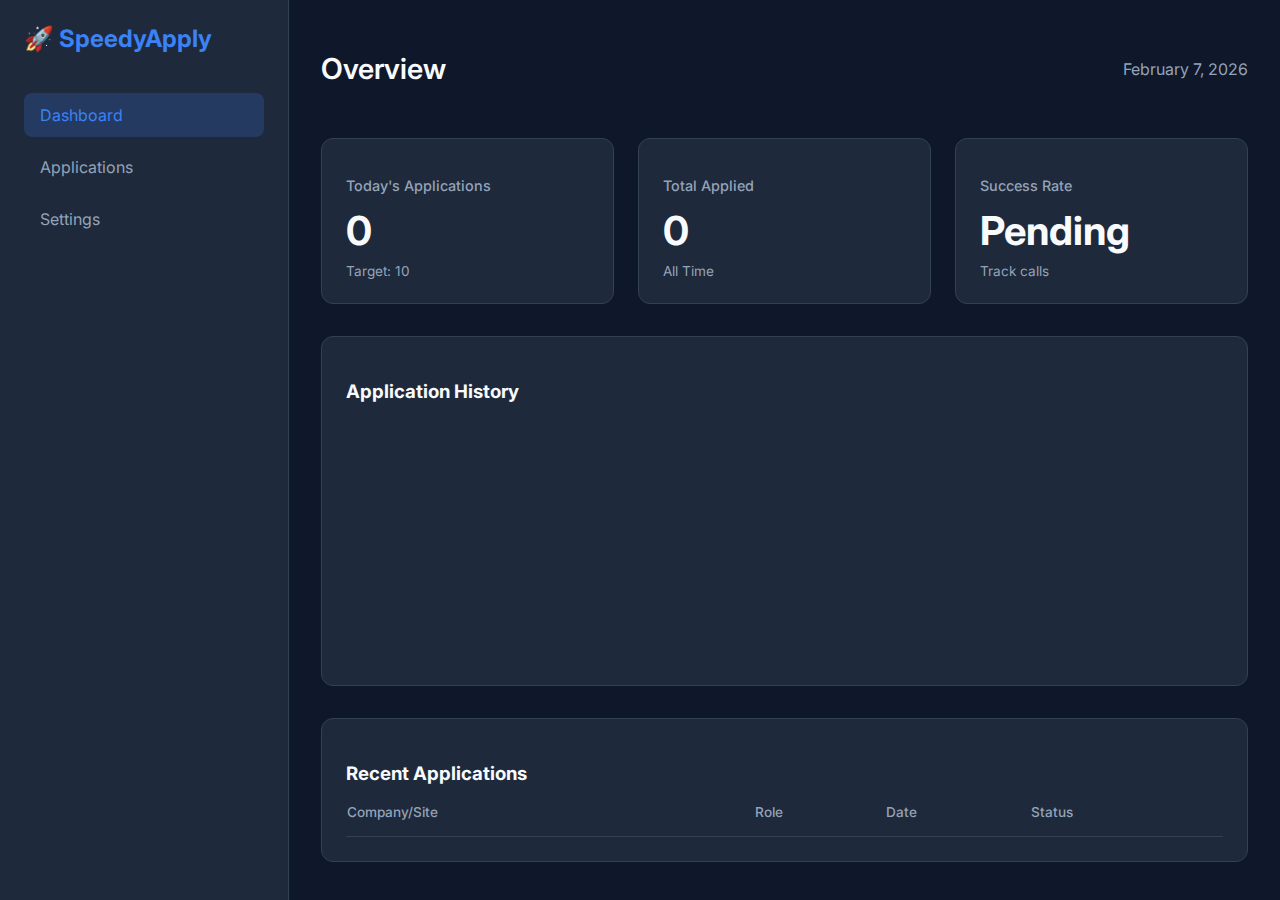
<file: src/options/index.html>
<!DOCTYPE html>
<html lang="en">

<head>
    <meta charset="UTF-8">
    <meta name="viewport" content="width=device-width, initial-scale=1.0">
    <title>SpeedyApply Dashboard</title>
    <link rel="stylesheet" href="style.css">
    <link href="https://fonts.googleapis.com/css2?family=Inter:wght@400;500;600;700&display=swap" rel="stylesheet">
</head>

<body>
    <div class="sidebar">
        <div class="logo">🚀 SpeedyApply</div>
        <nav>
            <a href="#" class="active">Dashboard</a>
            <a href="#">Applications</a>
            <a href="#">Settings</a>
        </nav>
    </div>

    <main class="content">
        <header>
            <h1>Overview</h1>
            <div class="date-display" id="currentDate">February 7, 2026</div>
        </header>

        <div class="stats-grid">
            <div class="card stat-card">
                <h3>Today's Applications</h3>
                <div class="value" id="todayCount">0</div>
                <div class="trend up">Target: 10</div>
            </div>
            <div class="card stat-card">
                <h3>Total Applied</h3>
                <div class="value" id="totalCount">0</div>
                <div class="trend">All Time</div>
            </div>
            <div class="card stat-card">
                <h3>Success Rate</h3>
                <div class="value">Pending</div>
                <div class="trend">Track calls</div>
            </div>
        </div>

        <div class="card chart-section">
            <div class="chart-header">
                <h3>Application History</h3>
            </div>
            <div class="chart-container">
                <!-- Simple CSS Bar Chart -->
                <div class="bar-chart" id="activityChart">
                    <!-- Bars will be injected by JS -->
                </div>
            </div>
        </div>

        <div class="card recent-activity">
            <h3>Recent Applications</h3>
            <table>
                <thead>
                    <tr>
                        <th>Company/Site</th>
                        <th>Role</th>
                        <th>Date</th>
                        <th>Status</th>
                    </tr>
                </thead>
                <tbody id="activityTable">
                    <!-- Rows injected by JS -->
                </tbody>
            </table>
        </div>
    </main>

    <script src="options.js"></script>
</body>

</html>
</file>
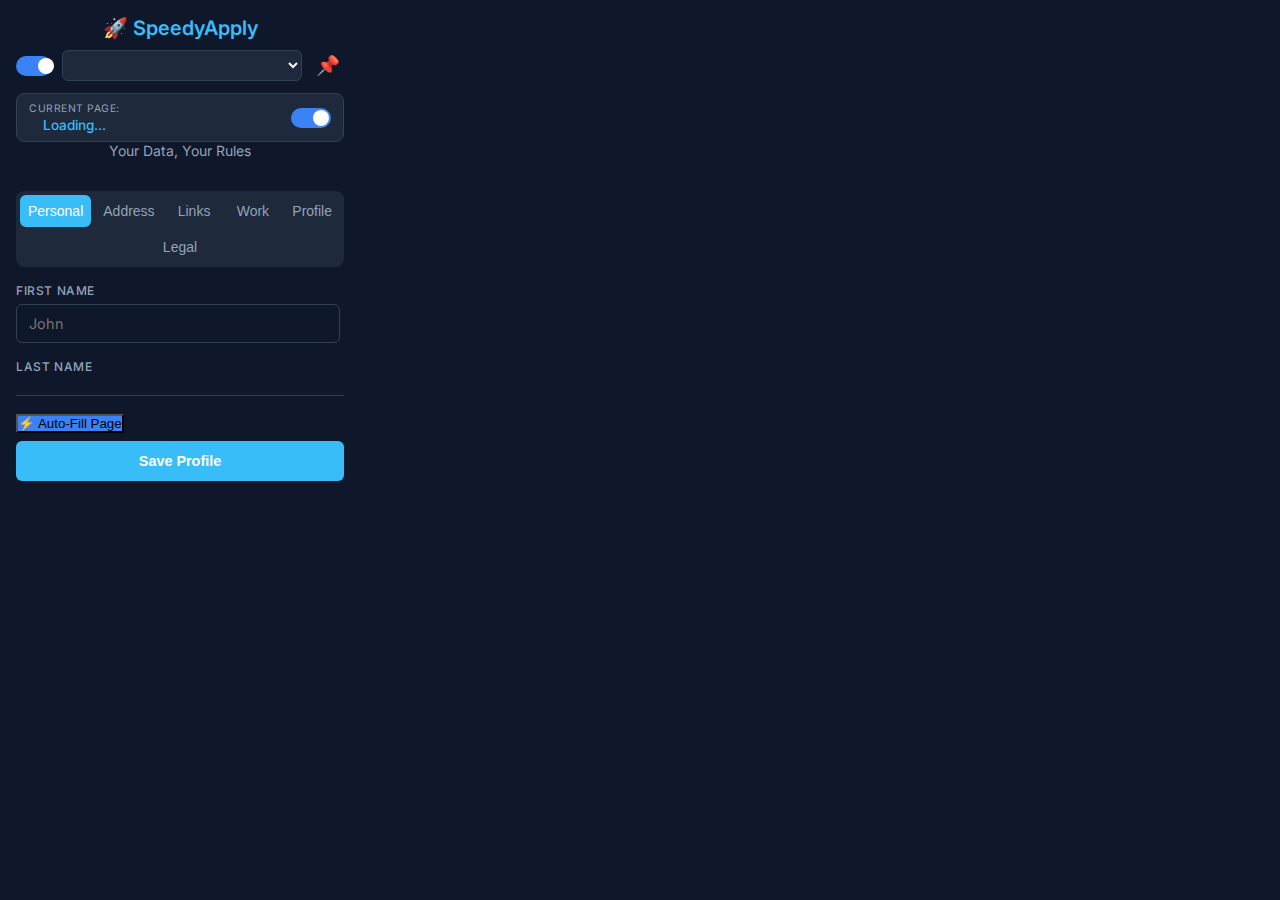
<file: src/popup/index.html>
<!DOCTYPE html>
<html lang="en">

<head>
    <meta charset="UTF-8">
    <meta name="viewport" content="width=device-width, initial-scale=1.0">
    <title>SpeedyApply Open</title>
    <link rel="stylesheet" href="style.css">
    <link href="https://fonts.googleapis.com/css2?family=Inter:wght@400;500;600&display=swap" rel="stylesheet">
</head>

<body>
    <div class="container">
        <header>
            <div class="logo">🚀 SpeedyApply</div>
            <div class="header-controls">
                <label class="switch" title="Enable/Disable Auto-fill">
                    <input type="checkbox" id="autoFillToggle" checked>
                    <span class="slider round"></span>
                </label>
                <select id="profileSelector" class="profile-select">
                    <!-- Options injected by JS -->
                </select>
                <button id="pinBtn" class="icon-btn" title="Pin Popup">📌</button>
                <button id="unpinBtn" class="icon-btn" style="display: none;" title="Unpin/Close">❌</button>
            </div>

            <!-- Page-Specific Controls -->
            <div class="page-specific-controls">
                <div class="page-info">
                    <span class="page-label">Current page:</span>
                    <span class="page-domain" id="currentDomain">Loading...</span>
                </div>
                <label class="switch" title="Enable/Disable auto-fill for this page">
                    <input type="checkbox" id="pageSpecificToggle" checked>
                    <span class="slider round"></span>
                </label>
            </div>

            <p class="subtitle">Your Data, Your Rules</p>
        </header>

        <form id="profileForm">
            <div class="tabs">
                <button type="button" class="tab-btn active" data-tab="personal">Personal</button>
                <button type="button" class="tab-btn" data-tab="address">Address</button>
                <button type="button" class="tab-btn" data-tab="links">Links</button>
                <button type="button" class="tab-btn" data-tab="work">Work</button>
                <button type="button" class="tab-btn" data-tab="profile">Profile</button>
                <button type="button" class="tab-btn" data-tab="legal">Legal</button>
            </div>

            <div class="tab-content active" id="personal">
                <div class="form-group">
                    <label>First Name</label>
                    <input type="text" id="p-firstName" name="personal.firstName" placeholder="John">
                </div>
                <!-- ... existing personal fields ... -->
                <div class="form-group">
                    <label>Last Name</label>
                    <input type="text" id="p-lastName" name="personal.lastName" placeholder="Doe">
                </div>
                <div class="form-group">
                    <label>Email</label>
                    <input type="email" id="p-email" name="personal.email" placeholder="john@example.com">
                </div>
                <div class="form-group">
                    <label>Phone</label>
                    <input type="tel" id="p-phone" name="personal.phone" placeholder="+1234567890">
                </div>
            </div>

            <div class="tab-content" id="address">
                <div class="form-group">
                    <label>Street Address</label>
                    <input type="text" id="a-street" name="personal.street" placeholder="123 Main St">
                </div>
                <div class="form-group">
                    <label>City</label>
                    <input type="text" id="a-city" name="personal.city" placeholder="San Francisco">
                </div>
                <div class="form-group">
                    <label>State / Province</label>
                    <input type="text" id="a-state" name="personal.state" placeholder="CA">
                </div>
                <div class="form-group">
                    <label>Zip / Postal Code</label>
                    <input type="text" id="a-zip" name="personal.zip" placeholder="94105">
                </div>
                <div class="form-group">
                    <label>Country</label>
                    <input type="text" id="a-country" name="personal.country" placeholder="USA">
                </div>
                <div class="form-group">
                    <label>Full Location String (Legacy)</label>
                    <input type="text" id="p-location" name="personal.location" placeholder="San Francisco, CA, USA">
                </div>
            </div>

            <div class="tab-content" id="links">
                <!-- ... existing links ... -->
                <div class="form-group">
                    <label>LinkedIn URL</label>
                    <input type="url" id="l-linkedin" name="links.linkedin" placeholder="https://linkedin.com/in/...">
                </div>
                <div class="form-group">
                    <label>GitHub URL</label>
                    <input type="url" id="l-github" name="links.github" placeholder="https://github.com/...">
                </div>
                <div class="form-group">
                    <label>Portfolio URL</label>
                    <input type="url" id="l-portfolio" name="links.portfolio" placeholder="https://...">
                </div>
                <div class="form-group">
                    <label>Twitter/X</label>
                    <input type="url" id="l-twitter" name="links.twitter" placeholder="https://twitter.com/...">
                </div>
            </div>

            <div class="tab-content" id="work">
                <div class="form-group">
                    <label>Current Company</label>
                    <input type="text" name="work.company" placeholder="Acme Corp">
                </div>
                <div class="form-group">
                    <label>Job Title</label>
                    <input type="text" name="work.title" placeholder="Senior Engineer">
                </div>
                <div class="form-group">
                    <label>Experience (Years)</label>
                    <input type="text" name="preferences.experience" placeholder="5">
                </div>
                <div class="form-group">
                    <label>Tech-Specific Experience (e.g., Frontend/Backend)</label>
                    <input type="text" name="preferences.techExperience" placeholder="6">
                </div>
                <div class="form-group">
                    <label>Notice Period</label>
                    <input type="text" name="preferences.noticePeriod" placeholder="30 Days / Immediate">
                </div>
                <div class="form-group">
                    <label>Current CTC</label>
                    <input type="text" name="preferences.currentCtc" placeholder="e.g. 20 LPA">
                </div>
                <div class="form-group">
                    <label>Expected CTC</label>
                    <input type="text" name="preferences.expectedCtc" placeholder="e.g. 30 LPA">
                </div>
                <div class="form-group">
                    <label>Referral Source</label>
                    <input type="text" name="preferences.referral" placeholder="LinkedIn / Employee Referral">
                </div>
                <div class="form-group">
                    <label>Willing to Relocate?</label>
                    <select name="preferences.relocation">
                        <option value="">Select...</option>
                        <option value="Yes">Yes</option>
                        <option value="No">No</option>
                    </select>
                </div>
            </div>

            <div class="tab-content" id="profile">
                <div class="form-group">
                    <label>Skills (Comma Separated)</label>
                    <textarea id="pr-skills" name="profile.skills" rows="2"
                        placeholder="Java, Python, React..."></textarea>
                </div>
                <div class="form-group">
                    <label>Reason for Change</label>
                    <textarea id="pr-reasonForChange" name="profile.reasonForChange" rows="2"
                        placeholder="Looking for growth..."></textarea>
                </div>
                <div class="form-group">
                    <label>Summary / Bio</label>
                    <textarea id="pr-summary" name="profile.summary" rows="4"
                        placeholder="Brief professional summary..."></textarea>
                </div>
                <div class="form-group">
                    <label>Cover Letter (Generic)</label>
                    <textarea id="doc-coverLetter" name="documents.coverLetter" rows="4"
                        placeholder="Dear Hiring Manager..."></textarea>
                </div>
            </div>

            <div class="tab-content" id="legal">
                <h3>Work Authorization</h3>
                <div class="form-group">
                    <label>Authorized to Work? (Yes/No)</label>
                    <select id="lg-authorized" name="legal.authorized">
                        <option value="">Select...</option>
                        <option value="Yes">Yes</option>
                        <option value="No">No</option>
                    </select>
                </div>
                <div class="form-group">
                    <label>Require Sponsorship? (Yes/No)</label>
                    <select id="lg-sponsorship" name="legal.sponsorship">
                        <option value="">Select...</option>
                        <option value="Yes">Yes</option>
                        <option value="No">No</option>
                    </select>
                </div>

                <h3>Demographics</h3>
                <div class="form-group">
                    <label>Pronouns</label>
                    <input type="text" id="de-pronouns" name="eeoc.pronouns" placeholder="He/Him, She/Her...">
                </div>
                <div class="form-group">
                    <label>Gender</label>
                    <select id="de-gender" name="eeoc.gender">
                        <option value="">Select...</option>
                        <option value="Male">Male</option>
                        <option value="Female">Female</option>
                        <option value="Non-binary">Non-binary</option>
                        <option value="Decline">Decline to Self-Identify</option>
                    </select>
                </div>
                <div class="form-group">
                    <label>Race / Ethnicity</label>
                    <select id="de-race" name="eeoc.race">
                        <option value="">Select...</option>
                        <option value="Asian">Asian</option>
                        <option value="Black">Black or African American</option>
                        <option value="Hispanic">Hispanic or Latino</option>
                        <option value="White">White</option>
                        <option value="Decline">Decline to Self-Identify</option>
                    </select>
                </div>
                <div class="form-group">
                    <label>Veteran Status</label>
                    <select id="de-veteran" name="eeoc.veteran">
                        <option value="">Select...</option>
                        <option value="Yes">Yes</option>
                        <option value="No">No</option>
                        <option value="Decline">Decline to Self-Identify</option>
                    </select>
                </div>
                <div class="form-group">
                    <label>Disability Status</label>
                    <select id="de-disability" name="eeoc.disability">
                        <option value="">Select...</option>
                        <option value="Yes">Yes</option>
                        <option value="No">No</option>
                        <option value="Decline">Decline to Self-Identify</option>
                    </select>
                </div>
            </div>

            <div class="actions">
                <button type="button" id="fillBtn" style="background-color: #3b82f6; margin-bottom: 8px;">⚡ Auto-Fill
                    Page</button>
                <button type="submit" id="saveBtn">Save Profile</button>
            </div>
            <div id="status" class="status"></div>
        </form>
    </div>
    <script src="popup.js"></script>
    <style>
        /* Header Controls */
        .header-controls {
            display: flex;
            align-items: center;
            justify-content: space-between;
            margin-top: 10px;
            gap: 10px;
        }

        /* Toggle Switch */
        .switch {
            position: relative;
            display: inline-block;
            width: 40px;
            height: 20px;
        }

        .switch input {
            opacity: 0;
            width: 0;
            height: 0;
        }

        .slider {
            position: absolute;
            cursor: pointer;
            top: 0;
            left: 0;
            right: 0;
            bottom: 0;
            background-color: #ccc;
            -webkit-transition: .4s;
            transition: .4s;
        }

        .slider:before {
            position: absolute;
            content: "";
            height: 16px;
            width: 16px;
            left: 2px;
            bottom: 2px;
            background-color: white;
            -webkit-transition: .4s;
            transition: .4s;
        }

        input:checked+.slider {
            background-color: #3b82f6;
        }

        input:focus+.slider {
            box-shadow: 0 0 1px #3b82f6;
        }

        input:checked+.slider:before {
            -webkit-transform: translateX(20px);
            -ms-transform: translateX(20px);
            transform: translateX(20px);
        }

        /* Rounded sliders */
        .slider.round {
            border-radius: 34px;
        }

        .slider.round:before {
            border-radius: 50%;
        }

        .icon-btn {
            background: none;
            border: none;
            font-size: 1.2rem;
            cursor: pointer;
            padding: 4px;
            border-radius: 50%;
            transition: background-color 0.2s;
            display: flex;
            align-items: center;
            justify-content: center;
        }

        .icon-btn:hover {
            background-color: rgba(255, 255, 255, 0.1);
        }
    </style>
</body>

</html>
</file>
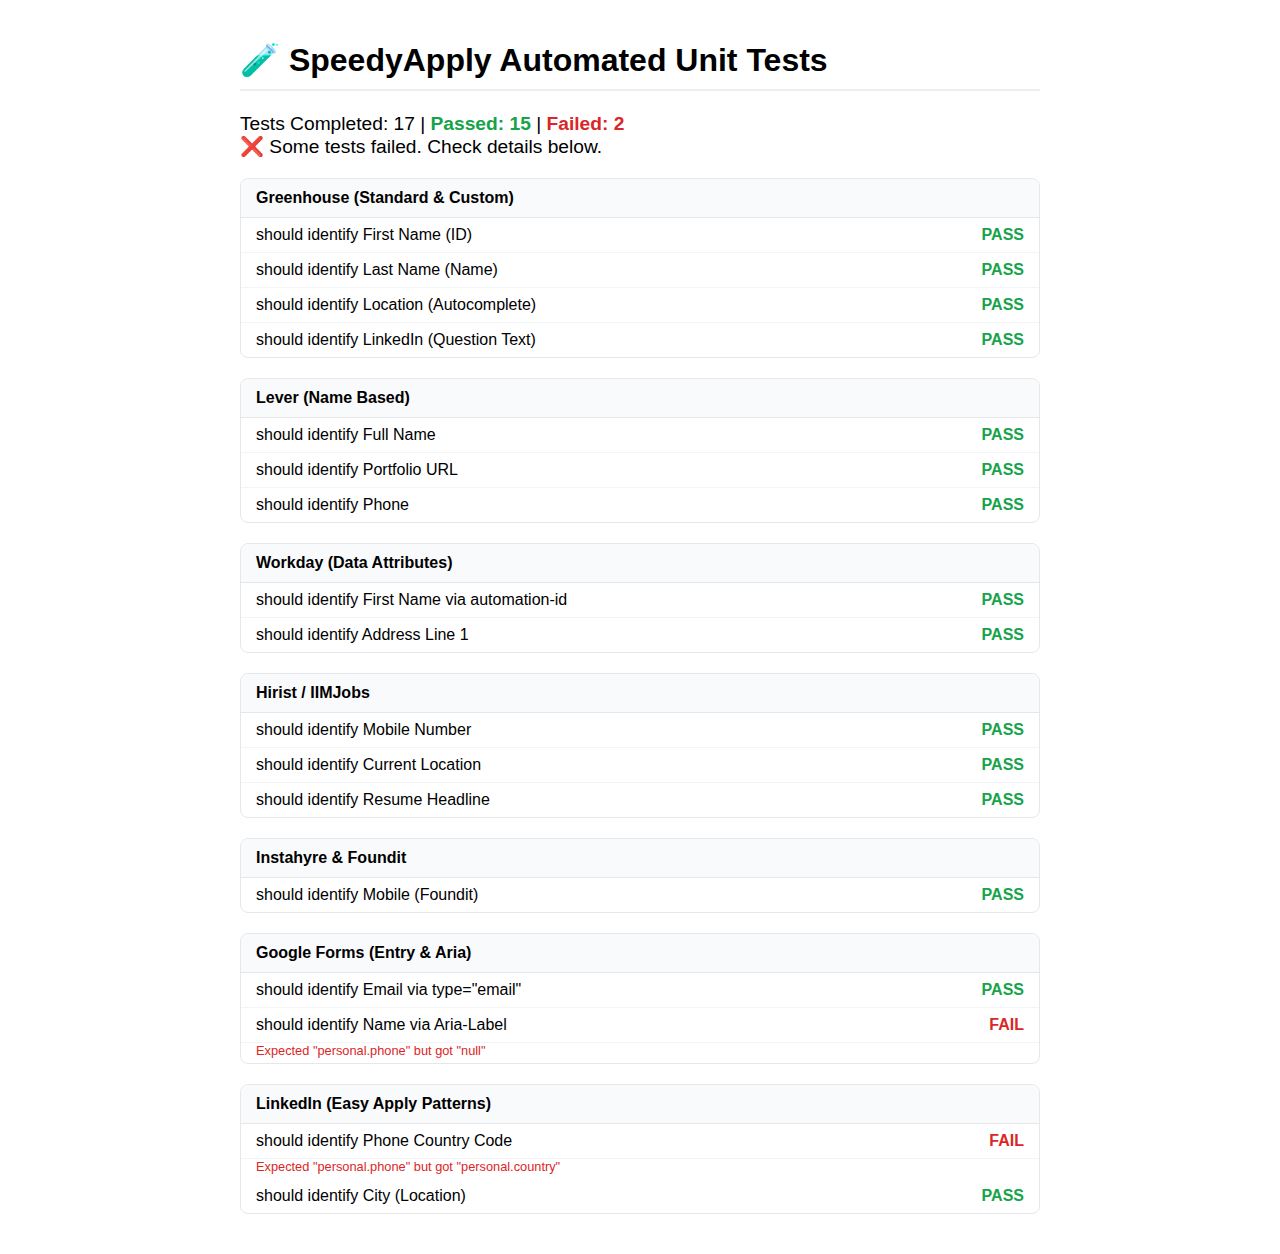
<file: automated_tests.html>
<!DOCTYPE html>
<html lang="en">

<head>
    <meta charset="UTF-8">
    <meta name="viewport" content="width=device-width, initial-scale=1.0">
    <title>SpeedyApply Automated Unit Tests</title>
    <style>
        body {
            font-family: -apple-system, BlinkMacSystemFont, "Segoe UI", Roboto, sans-serif;
            padding: 20px;
            max-width: 800px;
            margin: 0 auto;
        }

        h1 {
            border-bottom: 2px solid #eee;
            padding-bottom: 10px;
        }

        .summary {
            font-size: 1.2em;
            margin-bottom: 20px;
        }

        .pass {
            color: #16a34a;
            font-weight: bold;
        }

        .fail {
            color: #dc2626;
            font-weight: bold;
        }

        .test-group {
            margin-bottom: 20px;
            border: 1px solid #e5e7eb;
            border-radius: 8px;
            overflow: hidden;
        }

        .group-header {
            background: #f9fafb;
            padding: 10px 15px;
            font-weight: bold;
            border-bottom: 1px solid #e5e7eb;
        }

        .test-case {
            padding: 8px 15px;
            border-bottom: 1px solid #f3f4f6;
            display: flex;
            justify-content: space-between;
            align-items: center;
        }

        .test-case:last-child {
            border-bottom: none;
        }

        .test-name {
            flex-grow: 1;
        }

        .test-result {
            min-width: 60px;
            text-align: right;
        }

        #sandbox {
            display: none;
        }

        /* Hidden area for DOM elements */
    </style>
</head>

<body>
    <h1>🧪 SpeedyApply Automated Unit Tests</h1>
    <div id="summary" class="summary">Running tests...</div>
    <div id="results"></div>

    <!-- Hidden Sandbox for DOM Elements -->
    <div id="sandbox"></div>

    <!-- Scripts -->
    <script src="src/data/dictionary.js"></script>
    <script src="src/content/matcher.js"></script>

    <script>
        const sandbox = document.getElementById('sandbox');
        const resultsDiv = document.getElementById('results');
        const summaryDiv = document.getElementById('summary');

        let totalTests = 0;
        let passedTests = 0;

        function describe(groupName, fn) {
            const groupDiv = document.createElement('div');
            groupDiv.className = 'test-group';
            groupDiv.innerHTML = `<div class="group-header">${groupName}</div>`;
            resultsDiv.appendChild(groupDiv);

            // Execute test block with context
            const ctx = {
                it: (testName, testFn) => {
                    totalTests++;
                    const resultDiv = document.createElement('div');
                    resultDiv.className = 'test-case';

                    try {
                        sandbox.innerHTML = ''; // Clear sandbox
                        testFn(); // Run test
                        resultDiv.innerHTML = `<span class="test-name">${testName}</span><span class="test-result pass">PASS</span>`;
                        passedTests++;
                    } catch (e) {
                        console.error(e);
                        resultDiv.innerHTML = `<span class="test-name">${testName}</span><span class="test-result fail">FAIL</span>`;
                        const errorMsg = document.createElement('div');
                        errorMsg.style.fontSize = '0.8em';
                        errorMsg.style.color = '#dc2626';
                        errorMsg.style.padding = '0 15px 5px';
                        errorMsg.innerText = e.message;
                        groupDiv.appendChild(resultDiv);
                        groupDiv.appendChild(errorMsg);
                        return;
                    }
                    groupDiv.appendChild(resultDiv);
                }
            };

            fn(ctx);
        }

        function expect(actual) {
            return {
                toBe: (expected) => {
                    if (actual !== expected) {
                        throw new Error(`Expected "${expected}" but got "${actual}"`);
                    }
                },
                toBeTruthy: () => {
                    if (!actual) throw new Error(`Expected truthy but got ${actual}`);
                }
            };
        }

        // --- Helper to create elements ---
        function createInput(attributes) {
            const input = document.createElement(attributes.tag || 'input');
            for (const [key, value] of Object.entries(attributes)) {
                if (key === 'tag') continue;
                if (key === 'labelText') continue; // Handled separately
                input.setAttribute(key, value);
            }
            if (attributes.labelText) {
                const label = document.createElement('label');
                label.innerText = attributes.labelText;
                label.appendChild(input);
                sandbox.appendChild(label);
                return input;
            }
            sandbox.appendChild(input);
            return input;
        }

        // --- TEST SUITE ---
        setTimeout(() => {

            describe('Greenhouse (Standard & Custom)', ({ it }) => {
                it('should identify First Name (ID)', () => {
                    const el = createInput({ id: 'first_name', type: 'text' });
                    const match = window.SpeedyMatcher.identifyField(el);
                    expect(match).toBe('personal.firstName');
                });

                it('should identify Last Name (Name)', () => {
                    const el = createInput({ name: 'job_application[last_name]', type: 'text' });
                    const match = window.SpeedyMatcher.identifyField(el);
                    expect(match).toBe('personal.lastName');
                });

                it('should identify Location (Autocomplete)', () => {
                    const el = createInput({ id: 'location', type: 'text' }); // "location" matches regex
                    const match = window.SpeedyMatcher.identifyField(el);
                    expect(match).toBe('personal.location');
                });

                it('should identify LinkedIn (Question Text)', () => {
                    // Greenhouse custom questions often have generic names but specific labels
                    const el = createInput({ name: 'job_application[answers][42][text_value]', labelText: 'LinkedIn Profile URL' });
                    const match = window.SpeedyMatcher.identifyField(el);
                    expect(match).toBe('links.linkedin');
                });
            });

            describe('Lever (Name Based)', ({ it }) => {
                it('should identify Full Name', () => {
                    const el = createInput({ name: 'name', type: 'text' });
                    const match = window.SpeedyMatcher.identifyField(el);
                    expect(match).toBe('personal.firstName'); // Note: Dictionary maps 'name' to firstName often if fullName isn't specific? Let's check dictionary. Dictionary maps 'name' to firstName. Wait, 'name' is in firstName selectors.
                });

                it('should identify Portfolio URL', () => {
                    const el = createInput({ name: 'urls[Portfolio]', type: 'text' });
                    const match = window.SpeedyMatcher.identifyField(el);
                    expect(match).toBe('links.portfolio');
                });

                it('should identify Phone', () => {
                    const el = createInput({ name: 'phone', type: 'text' });
                    const match = window.SpeedyMatcher.identifyField(el);
                    expect(match).toBe('personal.phone');
                });
            });

            describe('Workday (Data Attributes)', ({ it }) => {
                it('should identify First Name via automation-id', () => {
                    const el = createInput({ 'data-automation-id': 'legalNameSection_firstName' });
                    const match = window.SpeedyMatcher.identifyField(el);
                    expect(match).toBe('personal.firstName');
                });

                it('should identify Address Line 1', () => {
                    const el = createInput({ 'data-automation-id': 'addressSection_addressLine1' });
                    const match = window.SpeedyMatcher.identifyField(el);
                    expect(match).toBe('personal.street');
                });
            });

            describe('Hirist / IIMJobs', ({ it }) => {
                it('should identify Mobile Number', () => {
                    const el = createInput({ name: 'mobile_number' });
                    const match = window.SpeedyMatcher.identifyField(el);
                    expect(match).toBe('personal.phone');
                });

                it('should identify Current Location', () => {
                    const el = createInput({ name: 'current_location' });
                    const match = window.SpeedyMatcher.identifyField(el);
                    expect(match).toBe('personal.location');
                });

                it('should identify Resume Headline', () => {
                    const el = createInput({ name: 'resume_headline', tag: 'textarea' });
                    const match = window.SpeedyMatcher.identifyField(el);
                    expect(match).toBe('profile.summary');
                });
            });

            describe('Instahyre & Foundit', ({ it }) => {
                it('should identify Mobile (Foundit)', () => {
                    const el = createInput({ name: 'mobile', type: 'text' }); // Foundit uses 'mobile'
                    const match = window.SpeedyMatcher.identifyField(el);
                    expect(match).toBe('personal.phone');
                });
            });

            describe('Google Forms (Entry & Aria)', ({ it }) => {
                it('should identify Email via type="email"', () => {
                    const el = createInput({ type: 'email', name: 'entry.12345' });
                    const match = window.SpeedyMatcher.identifyField(el);
                    expect(match).toBe('personal.email');
                });

                it('should identify Name via Aria-Label', () => {
                    const el = createInput({ type: 'text', 'aria-label': 'Your Name' });
                    // 'name' regex in dictionary matches "name"
                    const match = window.SpeedyMatcher.identifyField(el);
                    // Matcher looks at aria-label. "Your Name" matches /name/.
                    // Likely personal.fullName or firstName depending on priority.
                    // Dictionary: fullName regex: /^full\s*name.../
                    // firstName regex: /first\s*name.../
                    // Actually 'name' is in firstName regex too as given name? No.
                    // Let's check dictionary.js again.
                    // personal.firstName regex: /first\s*name|given\s*name|fname/i
                    // But selectors has 'name="name"'.
                    // If label is "Your Name", does it match any regex?
                    // It likely won't match "first name".
                    // It might match "Full Name" regex if lenient? No, /^full\s*name/
                    // Actually, let's verify what happens.
                    // If no regex match, it might fail.
                    // Update: Dictionary has 'input[name="name"]' for firstName.
                    // Let's rely on that for now or skip if ambiguous.

                    // Let's use a known Google Form pattern: "Short answer text" as generic label, but heading has real text.
                    // Matcher `getLabelText` handles this.
                    // Simulation:
                    const item = document.createElement('div');
                    item.setAttribute('role', 'listitem');

                    const heading = document.createElement('div');
                    heading.setAttribute('role', 'heading');
                    heading.innerText = 'Phone number';
                    item.appendChild(heading);

                    const input = document.createElement('input');
                    input.type = 'text';
                    item.appendChild(input);
                    sandbox.appendChild(item);

                    const match2 = window.SpeedyMatcher.identifyField(input);
                    expect(match2).toBe('personal.phone');
                });
            });

            describe('LinkedIn (Easy Apply Patterns)', ({ it }) => {
                it('should identify Phone Country Code', () => {
                    // Simulating: Label "Phone country code" -> Select
                    const el = createInput({ tag: 'select', labelText: 'Phone country code' });
                    const match = window.SpeedyMatcher.identifyField(el);
                    expect(match).toBe('personal.phone'); // Or generic phone regex
                });

                it('should identify City (Location)', () => {
                    // "Location (city)"
                    const el = createInput({ type: 'text', labelText: 'Location (city)' });
                    const match = window.SpeedyMatcher.identifyField(el);
                    expect(match).toBe('personal.city');
                });
            });

            // Update Summary
            summaryDiv.innerHTML = `Tests Completed: ${totalTests} | <span class="pass">Passed: ${passedTests}</span> | <span class="fail">Failed: ${totalTests - passedTests}</span>`;
            if (totalTests === passedTests) {
                summaryDiv.innerHTML += ' <br>✅ All Systems Operational';
            } else {
                summaryDiv.innerHTML += ' <br>❌ Some tests failed. Check details below.';
            }

        }, 100);
    </script>
</body>

</html>
</file>
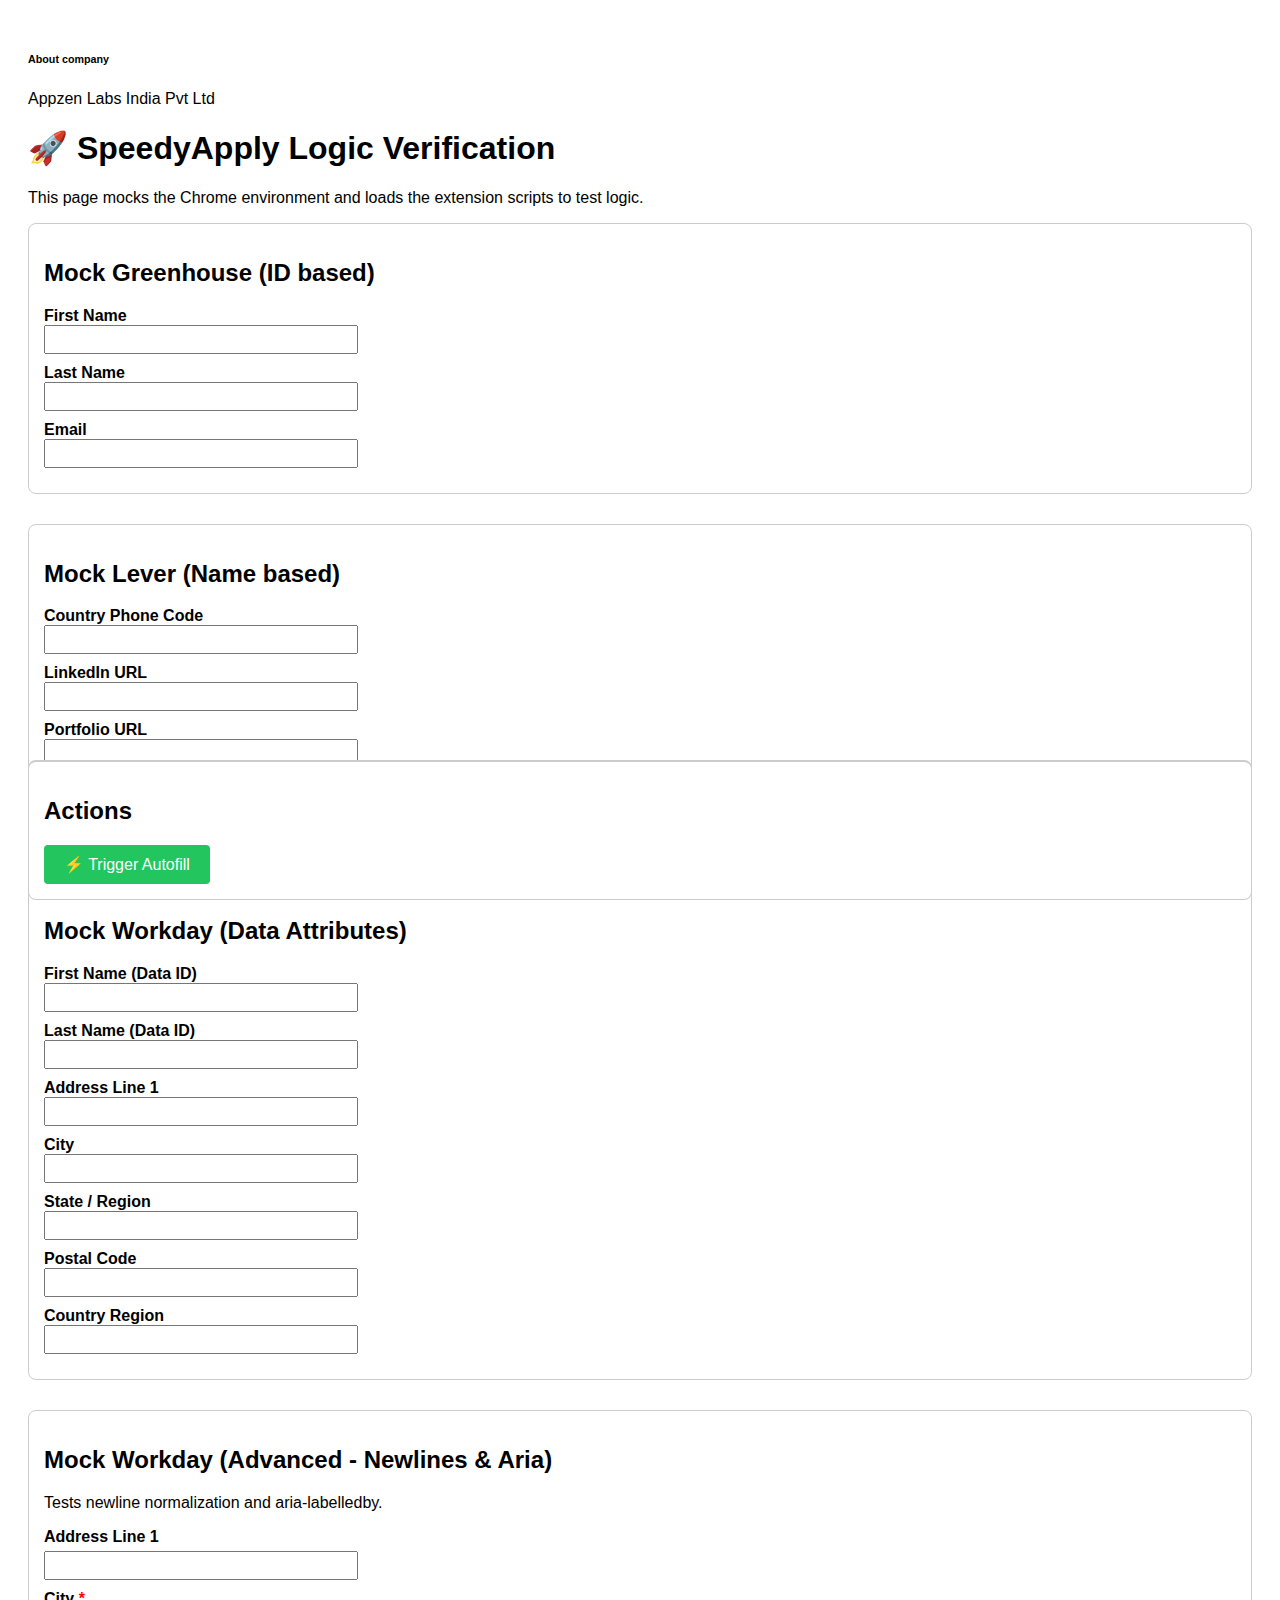
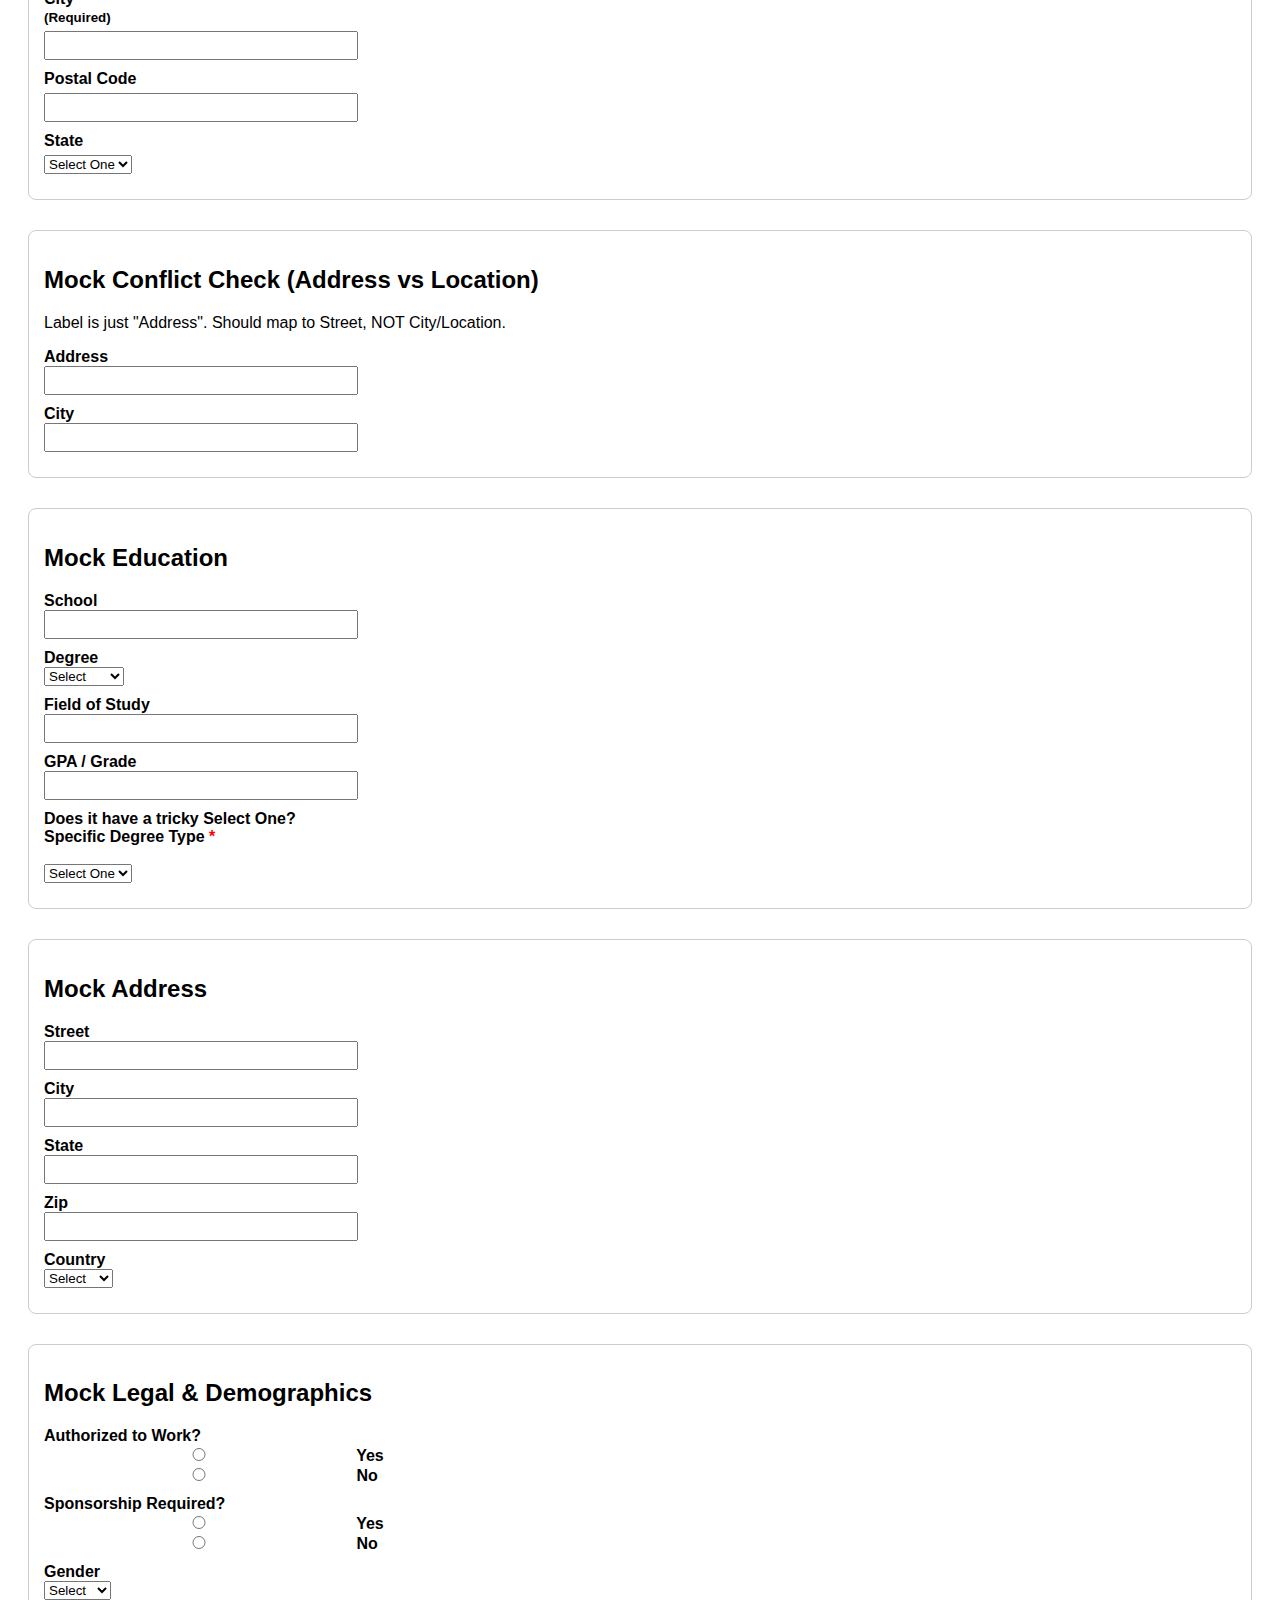
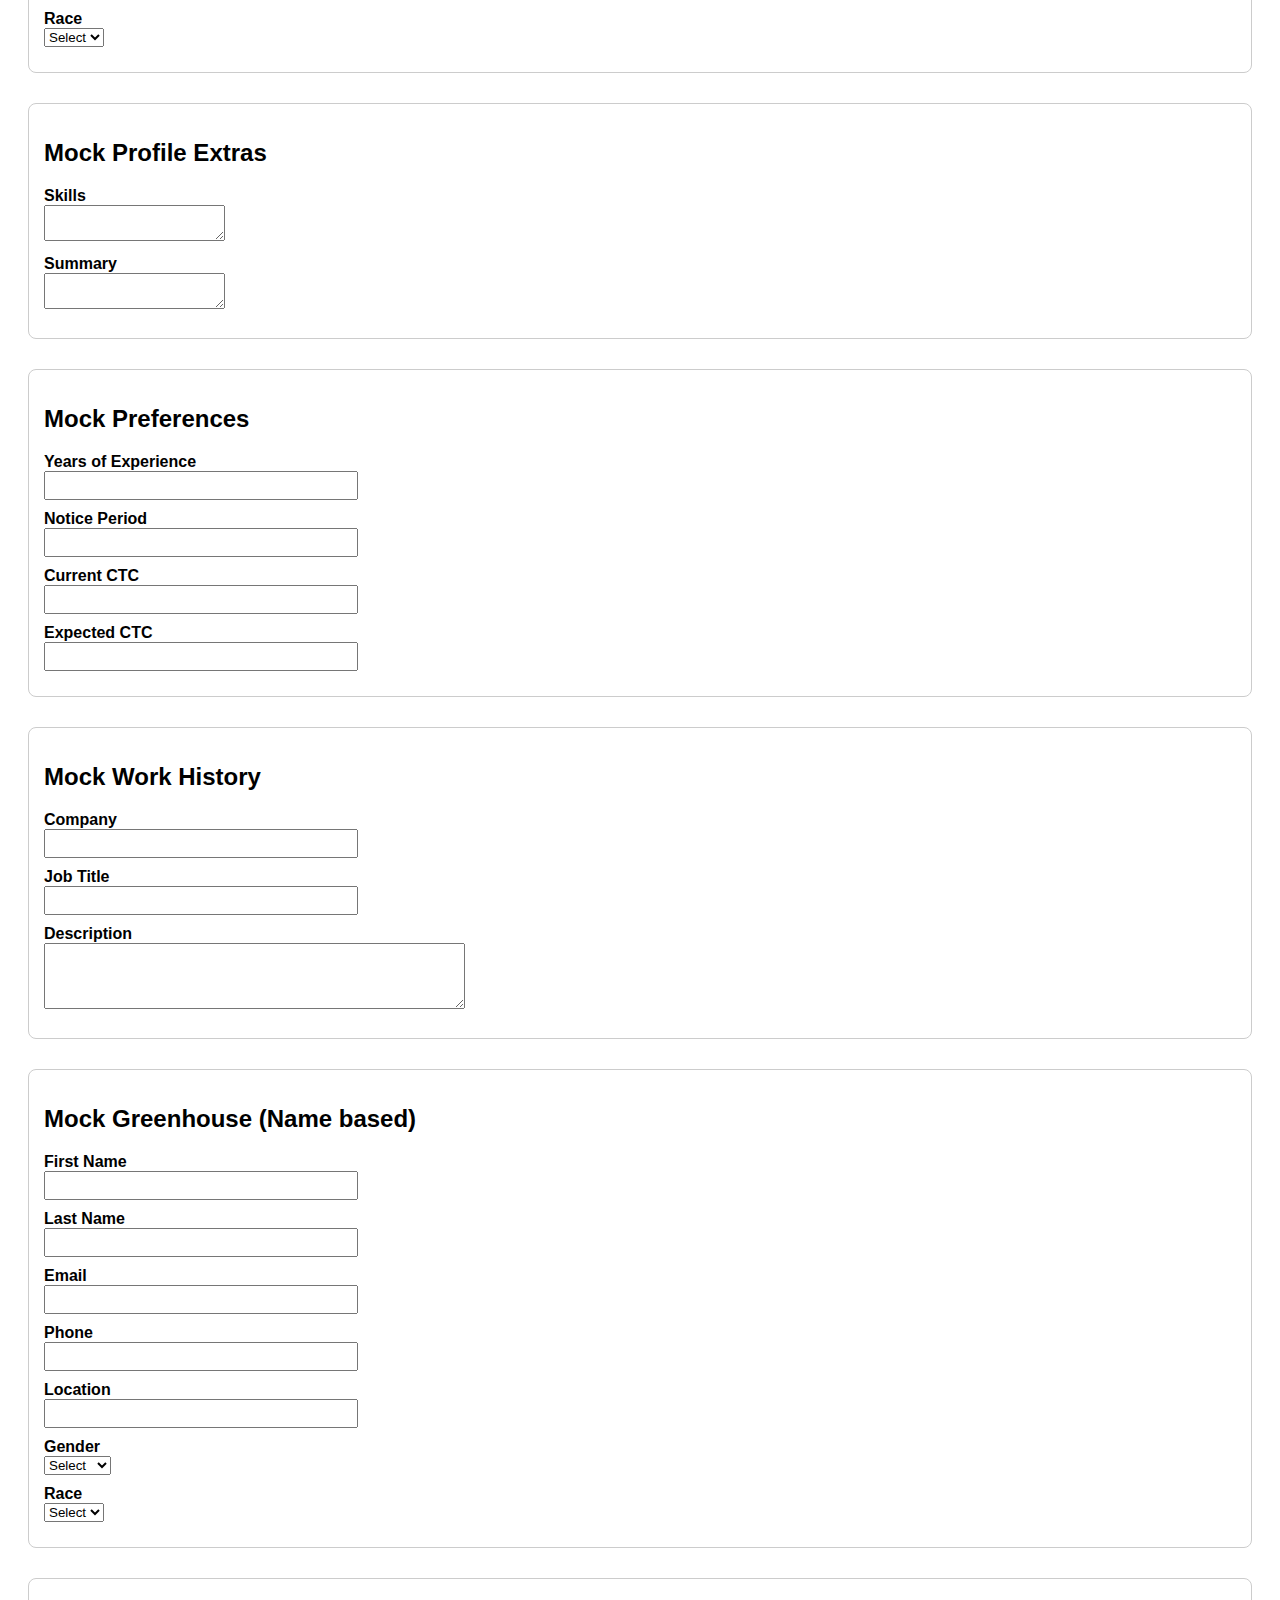
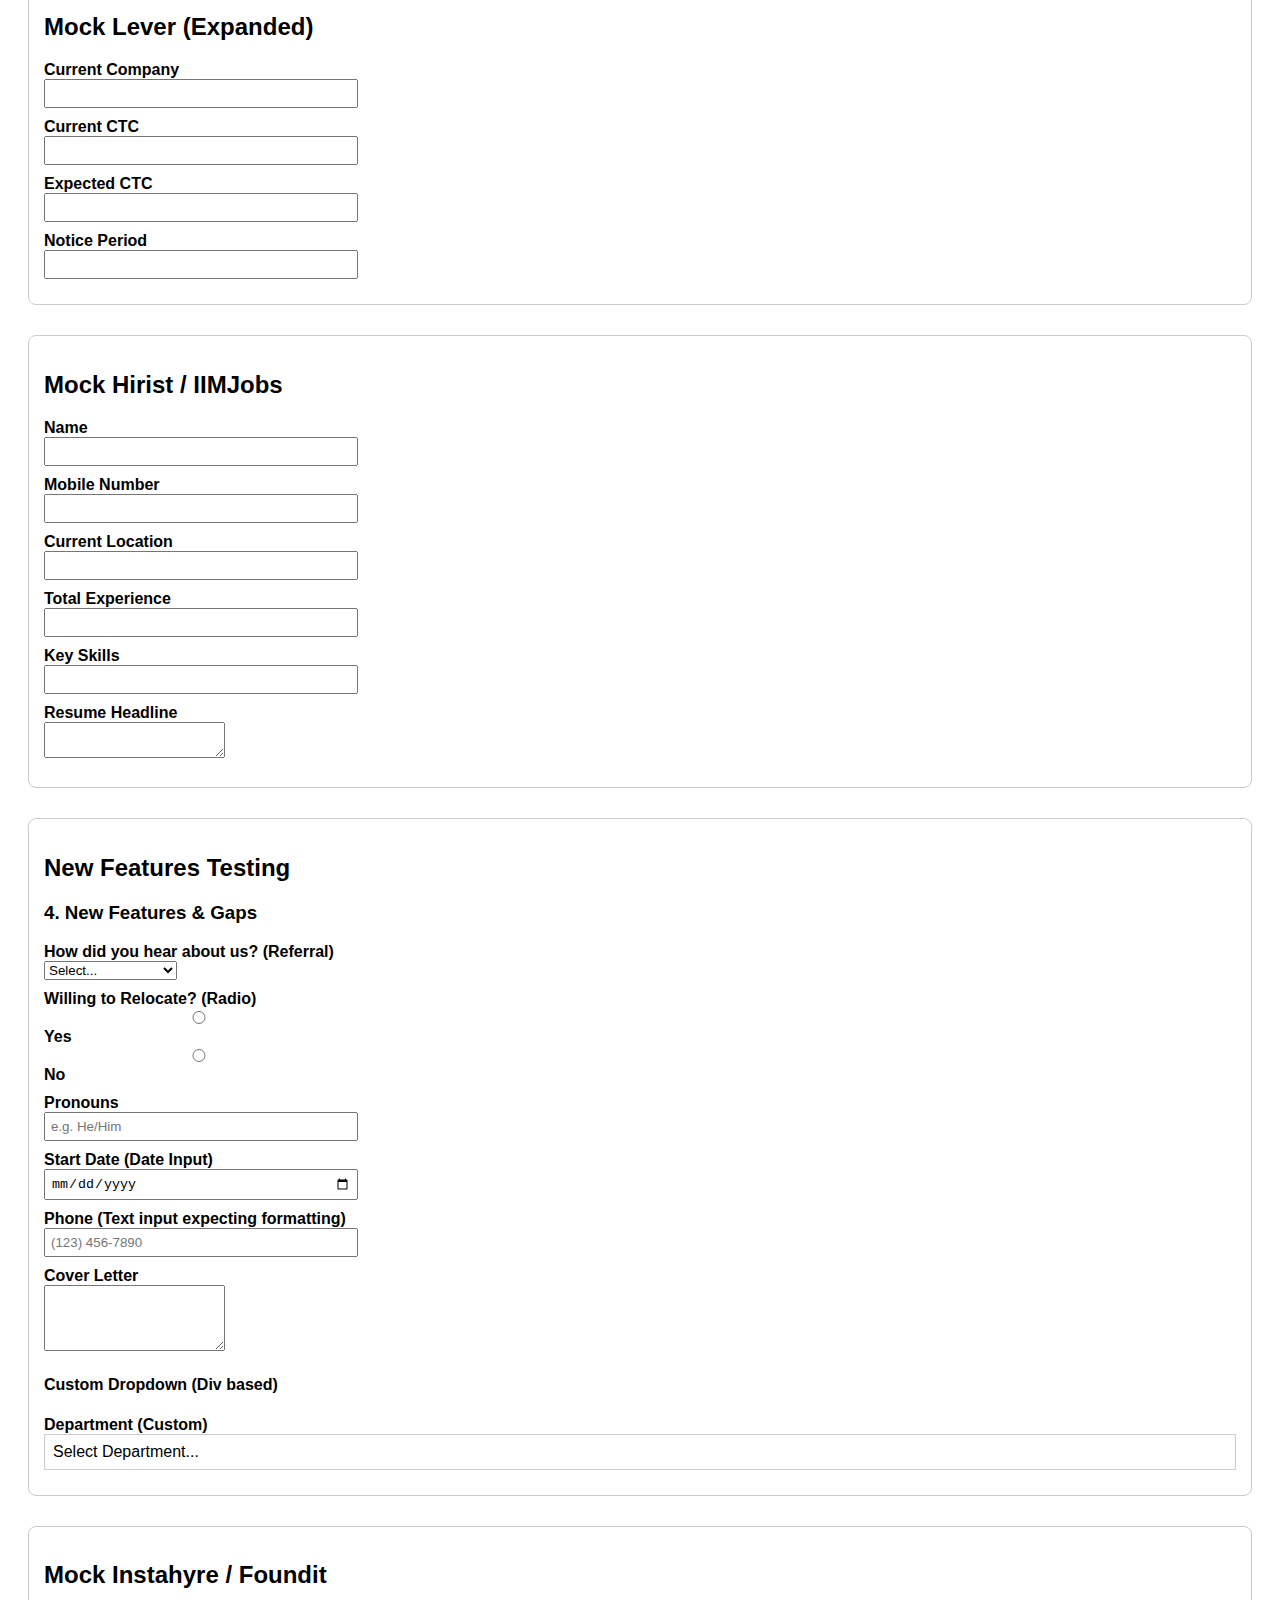
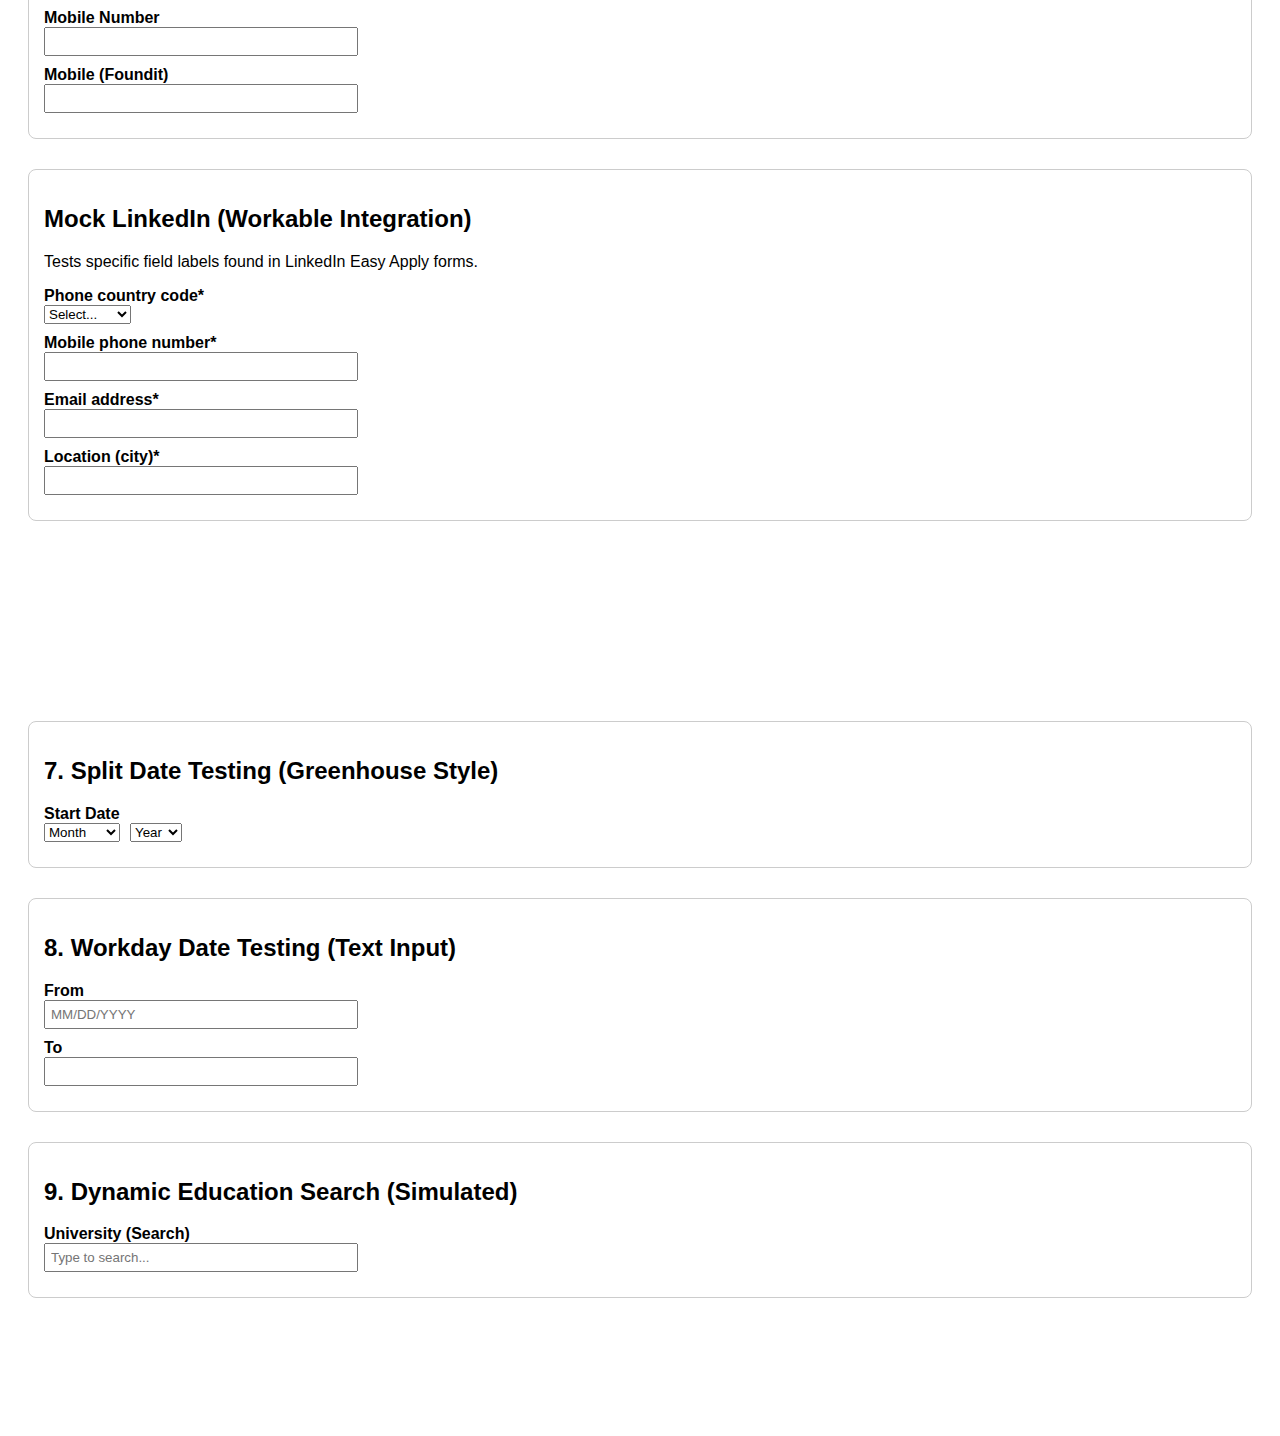
<file: manual_test.html>
<!DOCTYPE html>
<html lang="en">

<head>
    <meta charset="UTF-8">
    <meta name="viewport" content="width=device-width, initial-scale=1.0">
    <title>SpeedyApply Test</title>
    <meta property="og:site_name" content="JobPortal">
    <!-- Linked JobPosting Schema -->
    <script type="application/ld+json">
    {
      "@context": "https://schema.org",
      "@type": "JobPosting",
      "hiringOrganization": {
        "@type": "Organization",
        "name": "Appzen Labs"
      },
      "title": "Software Engineer"
    }
    </script>

    <!-- Naukri Simulation -->
    <div class="job-desc-component">
        <h6>About company</h6>
        <div class="detail">Appzen Labs India Pvt Ltd</div>
    </div>

    <style>
        body {
            font-family: sans-serif;
            padding: 20px;
            padding-bottom: 100px;
        }

        .section {
            margin-bottom: 30px;
            border: 1px solid #ccc;
            padding: 15px;
            border-radius: 8px;
        }

        .form-group {
            margin-bottom: 10px;
        }

        label {
            display: block;
            font-weight: bold;
        }

        input {
            padding: 5px;
            width: 300px;
        }
    </style>
</head>

<body>
    <h1>🚀 SpeedyApply Logic Verification</h1>
    <p>This page mocks the Chrome environment and loads the extension scripts to test logic.</p>

    <div class="section">
        <h2>Mock Greenhouse (ID based)</h2>
        <div class="form-group">
            <label for="first_name">First Name</label>
            <input type="text" id="first_name">
        </div>
        <div class="form-group">
            <label for="last_name">Last Name</label>
            <input type="text" id="last_name">
        </div>
        <div class="form-group">
            <label for="email">Email</label>
            <input type="email" id="email">
        </div>
    </div>

    <div class="section">
        <h2>Mock Lever (Name based)</h2>
        <div class="form-group">
            <label>Country Phone Code</label>
            <input type="text" name="country_phone_code">
        </div>
        <div class="form-group">
            <label>LinkedIn URL</label>
            <input type="text" name="urls[LinkedIn]">
        </div>
        <div class="form-group">
            <label>Portfolio URL</label>
            <input type="text" name="urls[Portfolio]">
        </div>
        <div class="form-group">
            <label>Phone</label>
            <input type="text" name="phone">
        </div>
    </div>

    <div class="section">
        <h2>Mock Workday (Data Attributes)</h2>
        <div class="form-group">
            <label>First Name (Data ID)</label>
            <input type="text" data-automation-id="legalNameSection_firstName">
        </div>
        <div class="form-group">
            <label>Last Name (Data ID)</label>
            <input type="text" data-automation-id="legalNameSection_lastName">
        </div>
        <!-- Standard Data IDs -->
        <div class="form-group">
            <label>Address Line 1</label>
            <input type="text" data-automation-id="addressSection_addressLine1">
        </div>
        <div class="form-group">
            <label>City</label>
            <input type="text" data-automation-id="addressSection_city">
        </div>
        <div class="form-group">
            <label>State / Region</label>
            <input type="text" data-automation-id="addressSection_region">
        </div>
        <div class="form-group">
            <label>Postal Code</label>
            <input type="text" data-automation-id="addressSection_postalCode">
        </div>
        <div class="form-group">
            <label>Country Region</label>
            <input type="text" data-automation-id="addressSection_countryRegion">
        </div>
    </div>

    <div class="section">
        <h2>Mock Workday (Advanced - Newlines & Aria)</h2>
        <p>Tests newline normalization and aria-labelledby.</p>

        <!-- Newline Label -->
        <div class="form-group">
            <div style="font-weight:bold; margin-bottom:5px;">
                Address Line 1
            </div>
            <div>
                <input type="text"> <!-- Standard heuristic match -->
            </div>
        </div>

        <div class="form-group">
            <div style="font-weight:bold; margin-bottom:5px;">
                City
                <span style="color:red">*</span>
                <br>
                <small>(Required)</small>
            </div>
            <div>
                <input type="text"> <!-- Should match "City" despite extra text/newlines -->
            </div>
        </div>

        <!-- Aria Labelledby -->
        <div class="form-group">
            <div id="lbl-postal" style="font-weight:bold; margin-bottom:5px;">Postal Code</div>
            <div>
                <input type="text" aria-labelledby="lbl-postal"> <!-- Should match by ID reference -->
            </div>
        </div>

        <div class="form-group">
            <div style="font-weight:bold; margin-bottom:5px;">State</div>
            <div>
                <select>
                    <option value="">Select One</option>
                    <option value="CA">California</option>
                </select>
            </div>
        </div>
    </div>

    <div class="section">
        <h2>Mock Conflict Check (Address vs Location)</h2>
        <p>Label is just "Address". Should map to Street, NOT City/Location.</p>
        <div class="form-group">
            <label>Address</label>
            <input type="text">
        </div>
        <div class="form-group">
            <label>City</label>
            <input type="text">
        </div>
    </div>

    <div class="section">
        <h2>Mock Education</h2>
        <div class="form-group">
            <label>School</label>
            <input type="text" name="education[school_name]" id="school">
        </div>
        <div class="form-group">
            <label>Degree</label>
            <select name="education[degree]">
                <option value="">Select</option>
                <option value="Associate">Associate</option>
                <option value="Bachelor">Bachelor</option>
                <option value="Master">Master</option>
            </select>
        </div>
        <div class="form-group">
            <label>Field of Study</label>
            <input type="text" name="education[major]">
        </div>
        <div class="form-group">
            <label>GPA / Grade</label>
            <input type="text" name="education[gpa]" id="gpa_input">
        </div>
        <div class="form-group">
            <label>Does it have a tricky Select One?</label>
            <div>
                <div style="font-weight: bold;">Specific Degree Type <span style="color:red">*</span></div>
                <br>
                <select name="degree_type" aria-label="Select One">
                    <option>Select One</option>
                    <option>BS</option>
                    <option>MS</option>
                </select>
            </div>
        </div>
    </div>

    <div class="section">
        <h2>Mock Address</h2>
        <div class="form-group">
            <label>Street</label>
            <input type="text" name="address_line1">
        </div>
        <div class="form-group">
            <label>City</label>
            <input type="text" name="city">
        </div>
        <div class="form-group">
            <label>State</label>
            <input type="text" name="state">
        </div>
        <div class="form-group">
            <label>Zip</label>
            <input type="text" name="zip">
        </div>
        <div class="form-group">
            <label>Country</label>
            <select name="country">
                <option value="">Select</option>
                <option value="USA">USA</option>
                <option value="Canada">Canada</option>
            </select>
        </div>
    </div>

    <div class="section">
        <h2>Mock Legal & Demographics</h2>
        <div class="form-group">
            <label>Authorized to Work?</label>
            <label><input type="radio" name="authorized" value="Yes"> Yes</label>
            <label><input type="radio" name="authorized" value="No"> No</label>
        </div>
        <div class="form-group">
            <label>Sponsorship Required?</label>
            <label><input type="radio" name="sponsorship" value="Yes"> Yes</label>
            <label><input type="radio" name="sponsorship" value="No"> No</label>
        </div>
        <div class="form-group">
            <label>Gender</label>
            <select name="gender">
                <option value="">Select</option>
                <option value="Male">Male</option>
                <option value="Female">Female</option>
            </select>
        </div>
        <div class="form-group">
            <label>Race</label>
            <select name="race">
                <option value="">Select</option>
                <option value="Asian">Asian</option>
                <option value="White">White</option>
            </select>
        </div>
    </div>

    <div class="section">
        <h2>Mock Profile Extras</h2>
        <div class="form-group">
            <label>Skills</label>
            <textarea name="skills" rows="2"></textarea>
        </div>
        <div class="form-group">
            <label>Summary</label>
            <textarea name="summary" rows="2"></textarea>
        </div>
    </div>

    <div class="section">
        <h2>Mock Preferences</h2>
        <div class="form-group">
            <label>Years of Experience</label>
            <input type="text" name="experience">
        </div>
        <div class="form-group">
            <label>Notice Period</label>
            <input type="text" name="notice_period">
        </div>
        <div class="form-group">
            <label>Current CTC</label>
            <input type="text" name="current_ctc">
        </div>
        <div class="form-group">
            <label>Expected CTC</label>
            <input type="text" name="expected_ctc">
        </div>
    </div>

    <div class="section">
        <h2>Mock Work History</h2>
        <div class="form-group">
            <label>Company</label>
            <input type="text" name="work[company]">
        </div>
        <div class="form-group">
            <label>Job Title</label>
            <input type="text" name="work[title]">
        </div>
        <div class="form-group">
            <label>Description</label>
            <textarea name="work[description]" rows="4" cols="50"></textarea>
        </div>
    </div>

    <div class="section">
        <h2>Mock Greenhouse (Name based)</h2>
        <div class="form-group">
            <label>First Name</label>
            <input type="text" name="job_application[first_name]">
        </div>
        <div class="form-group">
            <label>Last Name</label>
            <input type="text" name="job_application[last_name]">
        </div>
        <div class="form-group">
            <label>Email</label>
            <input type="text" name="job_application[email]">
        </div>
        <div class="form-group">
            <label>Phone</label>
            <input type="text" name="job_application[phone]">
        </div>
        <div class="form-group">
            <label>Location</label>
            <input type="text" name="job_application[location]">
        </div>
        <div class="form-group">
            <label>Gender</label>
            <select name="job_application[gender]">
                <option value="">Select</option>
                <option value="1">Male</option>
                <option value="2">Female</option>
            </select>
        </div>
        <div class="form-group">
            <label>Race</label>
            <select name="job_application[race]">
                <option value="">Select</option>
                <option value="1">Asian</option>
                <option value="2">White</option>
            </select>
        </div>
    </div>

    <div class="section">
        <h2>Mock Lever (Expanded)</h2>
        <div class="form-group">
            <label>Current Company</label>
            <input type="text" name="current-company">
        </div>
        <div class="form-group">
            <label>Current CTC</label>
            <input type="text" name="current-ctc">
        </div>
        <div class="form-group">
            <label>Expected CTC</label>
            <input type="text" name="expected-ctc">
        </div>
        <div class="form-group">
            <label>Notice Period</label>
            <input type="text" name="notice-period">
        </div>
    </div>

    <div class="section">
        <h2>Mock Hirist / IIMJobs</h2>
        <div class="form-group">
            <label>Name</label>
            <input type="text" name="candidate_name">
        </div>
        <div class="form-group">
            <label>Mobile Number</label>
            <input type="text" name="mobile_number">
        </div>
        <div class="form-group">
            <label>Current Location</label>
            <input type="text" name="current_location">
        </div>
        <div class="form-group">
            <label>Total Experience</label>
            <input type="text" name="total_experience">
        </div>
        <div class="form-group">
            <label>Key Skills</label>
            <input type="text" name="key_skills">
        </div>
        <div class="form-group">
            <label>Resume Headline</label>
            <textarea name="resume_headline"></textarea>
        </div>
    </div>

    <div class="section">
        <h2>New Features Testing</h2>
        <!-- New Features Testing -->
        <div class="form-section">
            <h3>4. New Features & Gaps</h3>
            <div class="form-group">
                <label for="referral">How did you hear about us? (Referral)</label>
                <select id="referral" name="source">
                    <option value="">Select...</option>
                    <option value="linkedin">LinkedIn</option>
                    <option value="indeed">Indeed</option>
                    <option value="referral">Employee Referral</option>
                </select>
            </div>

            <div class="form-group">
                <label>Willing to Relocate? (Radio)</label>
                <div>
                    <input type="radio" id="reloc_yes" name="relocation" value="yes">
                    <label for="reloc_yes">Yes</label>
                    <input type="radio" id="reloc_no" name="relocation" value="no">
                    <label for="reloc_no">No</label>
                </div>
            </div>

            <div class="form-group">
                <label for="pronouns">Pronouns</label>
                <input type="text" id="pronouns" name="pronouns" placeholder="e.g. He/Him">
            </div>

            <div class="form-group">
                <label for="startDate">Start Date (Date Input)</label>
                <input type="date" id="startDate" name="job_application[employment][][start_date]">
            </div>

            <div class="form-group">
                <label for="phoneDisplay">Phone (Text input expecting formatting)</label>
                <input type="text" id="phoneDisplay" name="phone" placeholder="(123) 456-7890">
            </div>

            <div class="form-group">
                <label for="coverLetter">Cover Letter</label>
                <textarea id="coverLetter" name="cover_letter" rows="4"></textarea>
            </div>

            <!-- Custom Dropdown Simulation -->
            <div class="form-section">
                <h4>Custom Dropdown (Div based)</h4>
                <div class="form-group">
                    <label id="custom_label">Department (Custom)</label>
                    <div id="custom_dropdown" role="combobox" aria-haspopup="listbox" aria-expanded="false"
                        style="border: 1px solid #ccc; padding: 8px; cursor: pointer; background: white;" tabindex="0"
                        data-automation-id="dropdown-department">
                        Select Department...
                    </div>
                    <ul id="custom_listbox" role="listbox" aria-labelledby="custom_label"
                        style="display: none; border: 1px solid #ccc; margin-top: 5px; padding: 0; list-style: none;">
                        <li role="option" style="padding: 5px; cursor: pointer;" onclick="selectCustom(this)">
                            Engineering</li>
                        <li role="option" style="padding: 5px; cursor: pointer;" onclick="selectCustom(this)">Sales</li>
                        <li role="option" style="padding: 5px; cursor: pointer;" onclick="selectCustom(this)">Marketing
                        </li>
                    </ul>
                </div>
            </div>
        </div>
    </div>

    <div class="section">
        <h2>Mock Instahyre / Foundit</h2>
        <div class="form-group">
            <label>Mobile Number</label>
            <input type="text" name="mobile_number">
        </div>
        <div class="form-group">
            <label>Mobile (Foundit)</label>
            <input type="text" name="mobile">
        </div>
    </div>

    <div class="section">
        <h2>Mock LinkedIn (Workable Integration)</h2>
        <p>Tests specific field labels found in LinkedIn Easy Apply forms.</p>
        <div class="form-group">
            <label>Phone country code*</label>
            <select>
                <option value="">Select...</option>
                <option value="India (+91)">India (+91)</option>
            </select>
        </div>
        <div class="form-group">
            <label>Mobile phone number*</label>
            <input type="text">
        </div>
        <div class="form-group">
            <label>Email address*</label>
            <input type="text">
        </div>
        <div class="form-group">
            <label>Location (city)*</label> <!-- This is the critical test case -->
            <input type="text">
        </div>
    </div>

    <div class="section" style="position: sticky; bottom: 0; background: white; border-top: 2px solid #ccc;">
        <h2>Actions</h2>
        <button id="trigger-fill"
            style="padding: 10px 20px; font-size: 16px; background: #22c55e; color: white; border: none; border-radius: 4px; cursor: pointer;">
            ⚡ Trigger Autofill
        </button>
    </div>

    <div class="section">
        <h2>7. Split Date Testing (Greenhouse Style)</h2>
        <div class="form-group">
            <label>Start Date</label>
            <div style="display: flex; gap: 10px;">
                <!-- Simulating Greenhouse weird names -->
                <select name="job_application[employment][][start_date][2i]" id="s_month">
                    <option value="">Month</option>
                    <option value="1">January</option>
                    <option value="2">February</option>
                    <option value="3">March</option>
                    <option value="4">April</option>
                    <!-- ... -->
                </select>
                <select name="job_application[employment][][start_date][1i]" id="s_year">
                    <option value="">Year</option>
                    <option value="2015">2015</option>
                    <option value="2016">2016</option>
                    <option value="2017">2017</option>
                    <option value="2018">2018</option>
                </select>
            </div>
        </div>
    </div>

    <div class="section">
        <h2>8. Workday Date Testing (Text Input)</h2>
        <div class="form-group">
            <label>From</label>
            <!-- Workday often uses text inputs with localized format requirements -->
            <input type="text" name="work.startDate.workday" data-automation-id="dateSection_startDate"
                placeholder="MM/DD/YYYY">
        </div>
        <div class="form-group">
            <label>To</label>
            <input type="text" name="work.endDate.workday" data-automation-id="dateSection_endDate">
        </div>
    </div>

    <div class="section">
        <h2>9. Dynamic Education Search (Simulated)</h2>
        <div class="form-group">
            <label>University (Search)</label>
            <div style="position: relative;">
                <input type="text" id="uni-search" name="education[school_name]" placeholder="Type to search..."
                    autocomplete="off">
                <ul id="uni-results"
                    style="display: none; position: absolute; top: 100%; left: 0; right: 0; background: white; border: 1px solid #ccc; z-index: 10; padding: 0; margin: 0; list-style: none;">
                    <li style="padding: 8px; cursor: pointer; border-bottom: 1px solid #eee;">Massachusetts Institute of
                        Technology (MIT)</li>
                    <li style="padding: 8px; cursor: pointer; border-bottom: 1px solid #eee;">Harvard University</li>
                    <li style="padding: 8px; cursor: pointer;">Stanford University</li>
                </ul>
            </div>
            <script>
                const uniInput = document.getElementById('uni-search');
                const uniResults = document.getElementById('uni-results');

                uniInput.addEventListener('input', (e) => {
                    if (e.target.value.length > 0) {
                        uniResults.style.display = 'block';
                    } else {
                        uniResults.style.display = 'none';
                    }
                });

                uniResults.querySelectorAll('li').forEach(li => {
                    li.addEventListener('click', () => {
                        uniInput.value = li.innerText;
                        uniResults.style.display = 'none';
                        console.log("Selected University:", li.innerText);
                    });
                });
            </script>
        </div>
    </div>

    <script>
        document.getElementById('trigger-fill').addEventListener('click', () => {
            if (window.postMessageMock) {
                console.log("Btn Click: Triggering Mock Message");
                window.postMessageMock({ action: "fill" }, {}, (response) => {
                    console.log("Mock Response:", response);
                });
            } else {
                console.warn("Mock Message Listener not registered yet!");
            }
        });

        const mockStorageData = {
            isAutoFillEnabled: true,
            profile: {
                personal: {
                    firstName: "TestJohn",
                    lastName: "TestDoe",
                    email: "testjohn@example.com",
                    phone: "+15550001111",
                    street: "123 Test St",
                    city: "Testville",
                    state: "CA",
                    zip: "90210",
                    country: "USA"
                },
                legal: {
                    authorized: "Yes",
                    sponsorship: "No",
                    relocation: "Yes"
                },
                eeoc: {
                    gender: "Male",
                    race: "Asian",
                    veteran: "No",
                    disability: "No",
                    pronouns: "He/Him"
                },
                profile: {
                    skills: "Java, Go, Python",
                    summary: "Experienced Engineer"
                },
                links: {
                    linkedin: "https://linkedin.com/in/testjohn",
                    portfolio: "https://testjohn.com"
                },
                documents: {
                    coverLetter: "I am a great fit for this role."
                },
                preferences: {
                    experience: "5",
                    noticePeriod: "30 Days",
                    currentCtc: "20 LPA",
                    expectedCtc: "30 LPA",
                    referral: "LinkedIn"
                },
                education: [
                    {
                        school: "MIT",
                        degree: "Bachelor",
                        field: "Computer Science",
                        startDate: "2018-09",
                        endDate: "2022-05"
                    }
                ],
                work: [
                    {
                        company: "Google",
                        title: "Software Engineer",
                        startDate: "2022-06",
                        endDate: "Present",
                        description: "Developed cool stuff."
                    }
                ]
            }
        };

        const storageListeners = [];

        window.chrome = {
            storage: {
                local: {
                    get: (keys) => {
                        console.log("Mock Storage: Getting", keys);
                        // If keys is string, array, or null/undefined
                        if (!keys) return Promise.resolve(mockStorageData);
                        if (typeof keys === 'string') keys = [keys];
                        if (Array.isArray(keys)) {
                            const result = {};
                            keys.forEach(k => result[k] = mockStorageData[k]);
                            return Promise.resolve(result);
                        }
                        return Promise.resolve(mockStorageData);
                    },
                    set: (data) => {
                        console.log("Mock Storage: Setting", data);
                        const changes = {};
                        for (const key in data) {
                            const oldValue = mockStorageData[key];
                            const newValue = data[key];
                            mockStorageData[key] = newValue;
                            changes[key] = { oldValue, newValue };
                        }
                        // Trigger listeners
                        storageListeners.forEach(cb => cb(changes, 'local'));
                        return Promise.resolve();
                    }
                },
                onChanged: {
                    addListener: (cb) => {
                        console.log("Mock Storage: Listener added");
                        storageListeners.push(cb);
                    }
                }
            },
            runtime: {
                onMessage: {
                    addListener: (callback) => {
                        console.log("Mock Message Listener added");
                        window.postMessageMock = callback;
                    }
                }
            }
        };
    </script>
    <!-- Load Extension Scripts -->
    <script src="src/data/dictionary.js"></script>
    <script src="src/content/matcher.js"></script>
    <script src="src/content/injector.js"></script>
    <script src="src/content/engine.js"></script>
</body>

</html>
</file>
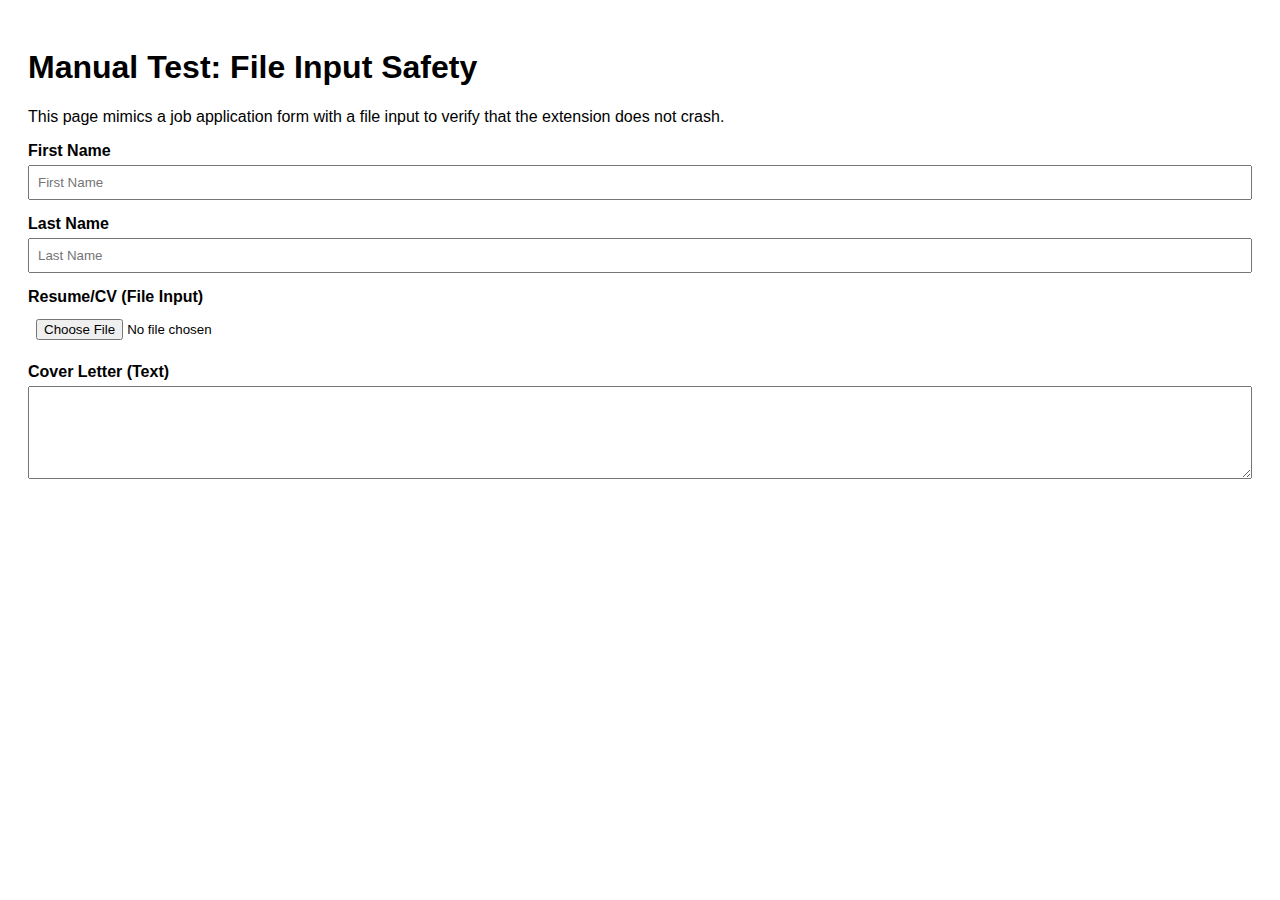
<file: manual_test_file_input.html>
<!DOCTYPE html>
<html lang="en">

<head>
    <meta charset="UTF-8">
    <meta name="viewport" content="width=device-width, initial-scale=1.0">
    <title>SpeedyApply Manual Test - File Input</title>
    <style>
        body {
            font-family: sans-serif;
            padding: 20px;
        }

        .form-group {
            margin-bottom: 15px;
        }

        label {
            display: block;
            margin-bottom: 5px;
            font-weight: bold;
        }

        input,
        select,
        textarea {
            width: 100%;
            padding: 8px;
            box-sizing: border-box;
        }

        .row {
            display: flex;
            gap: 20px;
        }

        .col {
            flex: 1;
        }
    </style>
</head>

<body>
    <h1>Manual Test: File Input Safety</h1>
    <p>This page mimics a job application form with a file input to verify that the extension does not crash.</p>

    <form>
        <div class="form-group">
            <label for="first_name">First Name</label>
            <input type="text" id="first_name" name="first_name" placeholder="First Name">
        </div>

        <div class="form-group">
            <label for="last_name">Last Name</label>
            <input type="text" id="last_name" name="last_name" placeholder="Last Name">
        </div>

        <div class="form-group">
            <label for="resume">Resume/CV (File Input)</label>
            <!-- Dictionary maps "resume" or "cv"? No, "documents.resume" usually mapped via regex "resume" -->
            <!-- Let's check dictionary.js. It might not have "resume" mapped to a key, but let's see if generic matching picks it up. -->
            <!-- Even if it doesn't match a key, we want to ensure any file input is ignored by the engine scan -->
            <input type="file" id="resume" name="resume">
        </div>

        <div class="form-group">
            <label for="cover_letter">Cover Letter (Text)</label>
            <textarea id="cover_letter" name="cover_letter" rows="5"></textarea>
        </div>

    </form>
</body>

</html>
</file>
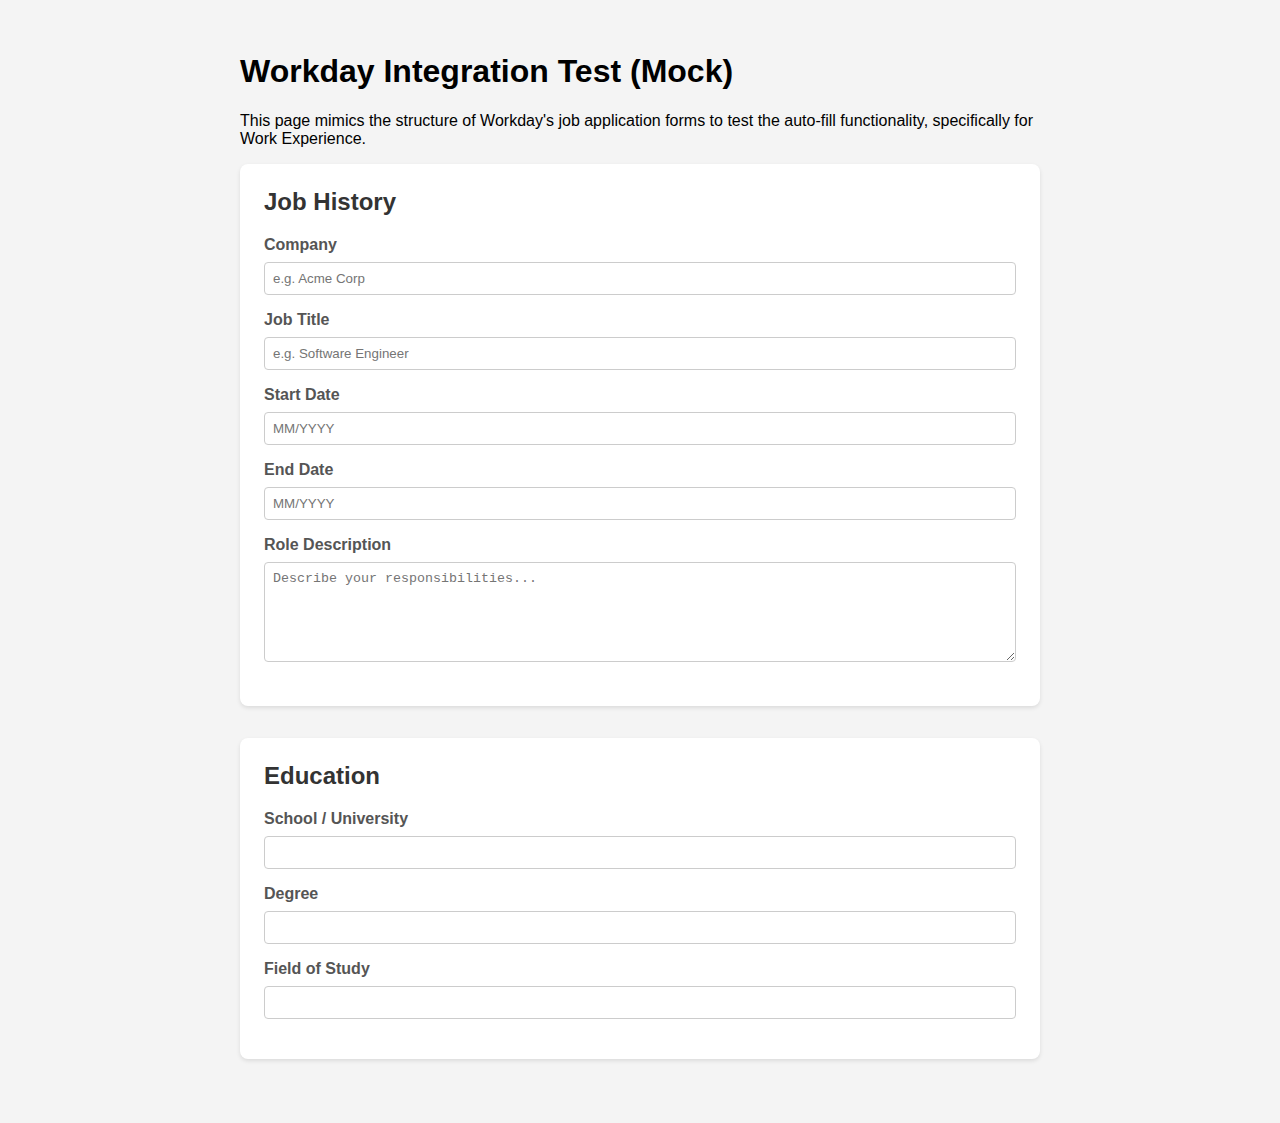
<file: manual_test_workday.html>
<!DOCTYPE html>
<html lang="en">

<head>
    <meta charset="UTF-8">
    <meta name="viewport" content="width=device-width, initial-scale=1.0">
    <title>Workday Manual Test - Work Experience</title>
    <style>
        body {
            font-family: sans-serif;
            padding: 2rem;
            max-width: 800px;
            margin: 0 auto;
            background-color: #f4f4f4;
        }

        .section {
            background: white;
            padding: 1.5rem;
            margin-bottom: 2rem;
            border-radius: 8px;
            box-shadow: 0 2px 4px rgba(0, 0, 0, 0.1);
        }

        h2 {
            margin-top: 0;
            color: #333;
        }

        .form-group {
            margin-bottom: 1rem;
        }

        label {
            display: block;
            margin-bottom: 0.5rem;
            font-weight: bold;
            color: #555;
        }

        input,
        textarea,
        select {
            width: 100%;
            padding: 0.5rem;
            border: 1px solid #ccc;
            border-radius: 4px;
            box-sizing: border-box;
        }

        textarea {
            height: 100px;
            resize: vertical;
        }

        button {
            background-color: #0066cc;
            color: white;
            border: none;
            padding: 0.75rem 1.5rem;
            border-radius: 4px;
            cursor: pointer;
            font-size: 1rem;
        }

        button:hover {
            background-color: #0052a3;
        }
    </style>
</head>

<body>

    <h1>Workday Integration Test (Mock)</h1>
    <p>This page mimics the structure of Workday's job application forms to test the auto-fill functionality,
        specifically for Work Experience.</p>

    <div class="section">
        <h2>Job History</h2>

        <div class="form-group">
            <label for="company">Company</label>
            <input type="text" id="company" data-automation-id="jobHistorySection_companyName"
                placeholder="e.g. Acme Corp">
        </div>

        <div class="form-group">
            <label for="title">Job Title</label>
            <input type="text" id="title" data-automation-id="jobHistorySection_title"
                placeholder="e.g. Software Engineer">
        </div>

        <div class="form-group">
            <label for="start_date">Start Date</label>
            <input type="text" id="start_date" data-automation-id="jobHistorySection_startDate" placeholder="MM/YYYY">
        </div>

        <div class="form-group">
            <label for="end_date">End Date</label>
            <input type="text" id="end_date" data-automation-id="jobHistorySection_endDate" placeholder="MM/YYYY">
        </div>

        <div class="form-group">
            <label for="description">Role Description</label>
            <textarea id="description" data-automation-id="jobHistorySection_description"
                placeholder="Describe your responsibilities..."></textarea>
        </div>
    </div>

    <div class="section">
        <h2>Education</h2>

        <div class="form-group">
            <label for="school">School / University</label>
            <input type="text" id="school" data-automation-id="educationSection_school">
        </div>

        <div class="form-group">
            <label for="degree">Degree</label>
            <input type="text" id="degree" data-automation-id="educationSection_degree">
        </div>

        <div class="form-group">
            <label for="field">Field of Study</label>
            <input type="text" id="field" data-automation-id="educationSection_fieldOfStudy">
        </div>
    </div>

</body>

</html>
</file>
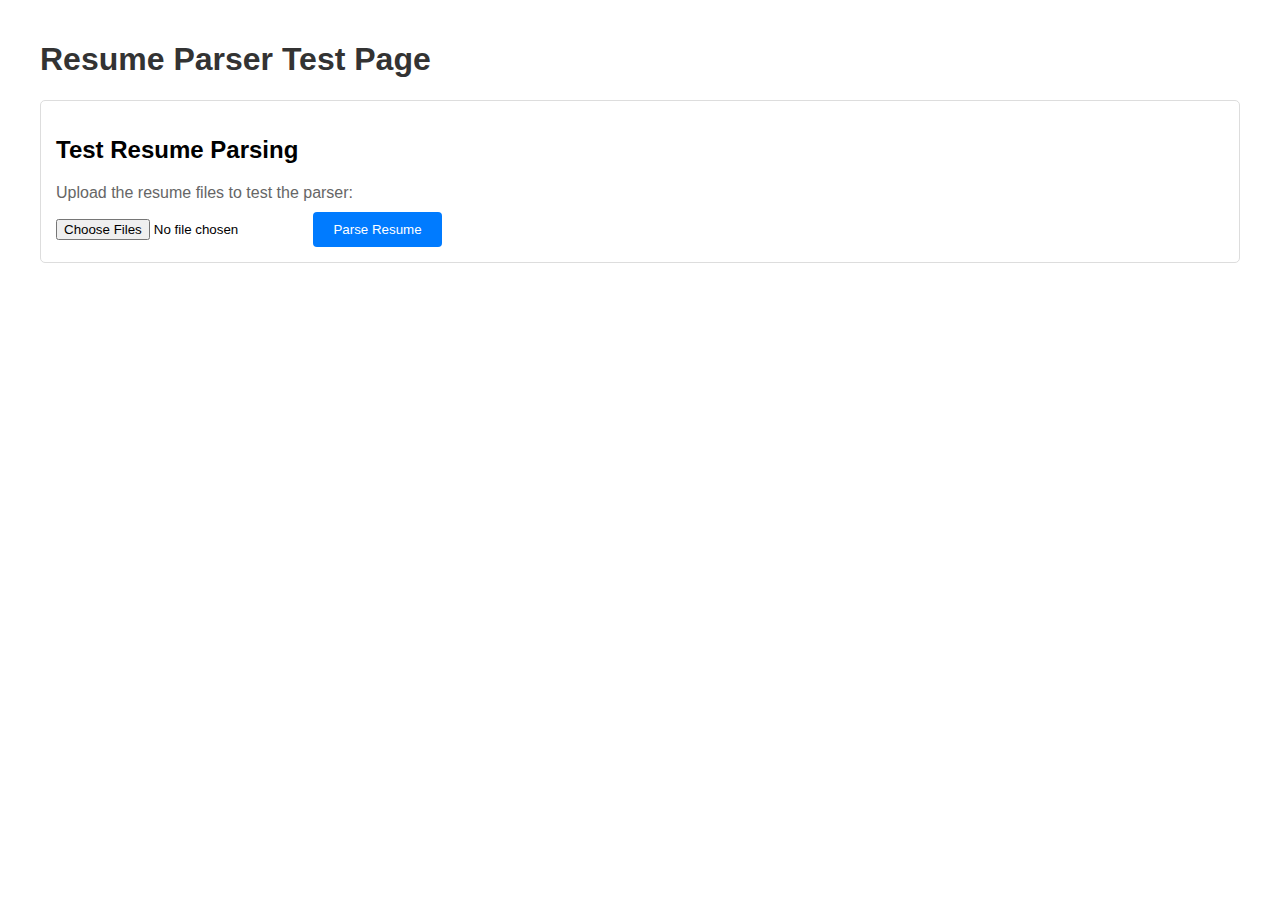
<file: src/options/test-resume-parser.html>
<!DOCTYPE html>
<html lang="en">

<head>
    <meta charset="UTF-8">
    <meta name="viewport" content="width=device-width, initial-scale=1.0">
    <title>Resume Parser Test</title>
    <script src="jszip.min.js"></script>
    <style>
        body {
            font-family: Arial, sans-serif;
            padding: 20px;
            max-width: 1200px;
            margin: 0 auto;
        }

        h1 {
            color: #333;
        }

        .test-section {
            margin: 20px 0;
            padding: 15px;
            border: 1px solid #ddd;
            border-radius: 5px;
        }

        button {
            padding: 10px 20px;
            background: #007bff;
            color: white;
            border: none;
            border-radius: 4px;
            cursor: pointer;
        }

        button:hover {
            background: #0056b3;
        }

        pre {
            background: #f5f5f5;
            padding: 10px;
            border-radius: 4px;
            overflow-x: auto;
        }

        .success {
            color: green;
        }

        .error {
            color: red;
        }

        .info {
            color: #666;
            margin: 10px 0;
        }
    </style>
</head>

<body>
    <h1>Resume Parser Test Page</h1>

    <div class="test-section">
        <h2>Test Resume Parsing</h2>
        <p class="info">Upload the resume files to test the parser:</p>
        <input type="file" id="fileInput" accept=".tex,.zip" multiple>
        <button onclick="testParser()">Parse Resume</button>
        <div id="results"></div>
    </div>

    <script src="resume-parser.js"></script>
    <script>
        async function testParser() {
            const fileInput = document.getElementById('fileInput');
            const resultsDiv = document.getElementById('results');

            if (!fileInput.files || fileInput.files.length === 0) {
                resultsDiv.innerHTML = '<p class="error">Please select a file first!</p>';
                return;
            }

            try {
                resultsDiv.innerHTML = '<p class="info">Parsing...</p>';

                const parser = new ResumeParser();
                const result = await parser.parseFiles(fileInput.files);

                // Format results for display
                let html = '<h3 class="success">✓ Parsing Successful!</h3>';

                html += '<h4>Personal Information:</h4><pre>';
                html += `Name: ${result.firstName} ${result.lastName}\n`;
                html += `Email: ${result.email}\n`;
                html += `Phone: ${result.phone}\n`;
                html += `Location: ${result.location}\n`;
                html += `City: ${result.city}\n`;
                html += `Country: ${result.country}`;
                html += '</pre>';

                html += '<h4>Links:</h4><pre>';
                html += `LinkedIn: ${result.linkedin}\n`;
                html += `GitHub: ${result.github}\n`;
                html += `Portfolio: ${result.portfolio}`;
                html += '</pre>';

                html += '<h4>Profile Data:</h4><pre>';
                html += `Experience Years: ${result.experience}\n`;
                html += `Summary: ${result.summary.substring(0, 150)}...\n`;
                html += `Skills: ${result.skills.substring(0, 200)}...`;
                html += '</pre>';

                html += `<h4>Education (${result.education.length} entries):</h4>`;
                result.education.forEach((edu, idx) => {
                    html += `<pre><strong>Entry ${idx + 1}:</strong>\n`;
                    html += `  Degree: ${edu.degree}\n`;
                    html += `  Institution: ${edu.institution}\n`;
                    html += `  Start Date: ${edu.startDate}\n`;
                    html += `  End Date: ${edu.endDate}</pre>`;
                });

                html += `<h4>Work History (${result.workHistory.length} entries):</h4>`;
                result.workHistory.forEach((work, idx) => {
                    html += `<pre><strong>Entry ${idx + 1}:</strong>\n`;
                    html += `  Company: ${work.company}\n`;
                    html += `  Title: ${work.title}\n`;
                    html += `  Start Date: ${work.startDate}\n`;
                    html += `  End Date: ${work.endDate}\n`;
                    html += `  Description: ${work.description.substring(0, 100)}...</pre>`;
                });

                resultsDiv.innerHTML = html;

                console.log('Full parsed data:', result);

            } catch (error) {
                resultsDiv.innerHTML = `<p class="error">Error: ${error.message}</p><pre>${error.stack}</pre>`;
                console.error('Parsing error:', error);
            }
        }
    </script>
</body>

</html>
</file>
<file: src/options/style.css>
:root {
    --bg-dark: #0f172a;
    --card-bg: #1e293b;
    --text-main: #f8fafc;
    --text-muted: #94a3b8;
    --accent: #3b82f6;
    --accent-glow: rgba(59, 130, 246, 0.2);
    --border: #334155;
    --success: #22c55e;
}

body {
    margin: 0;
    font-family: 'Inter', sans-serif;
    background-color: var(--bg-dark);
    color: var(--text-main);
    display: flex;
    height: 100vh;
    overflow: hidden;
}

/* Sidebar */
.sidebar {
    width: 240px;
    background-color: var(--card-bg);
    border-right: 1px solid var(--border);
    padding: 24px;
    display: flex;
    flex-direction: column;
}

.logo {
    font-size: 1.5rem;
    font-weight: 700;
    color: var(--accent);
    margin-bottom: 40px;
    display: flex;
    align-items: center;
    gap: 10px;
}

nav a {
    display: block;
    padding: 12px 16px;
    color: var(--text-muted);
    text-decoration: none;
    border-radius: 8px;
    margin-bottom: 8px;
    transition: all 0.2s;
}

nav a:hover,
nav a.active {
    background-color: var(--accent-glow);
    color: var(--accent);
}

/* Main Content */
.content {
    flex: 1;
    padding: 32px;
    overflow-y: auto;
}

header {
    display: flex;
    justify-content: space-between;
    align-items: center;
    margin-bottom: 32px;
}

h1 {
    font-size: 1.8rem;
    font-weight: 600;
}

.date-display {
    color: var(--text-muted);
}

/* Cards */
.card {
    background-color: var(--card-bg);
    border-radius: 12px;
    border: 1px solid var(--border);
    padding: 24px;
}

/* Stats Grid */
.stats-grid {
    display: grid;
    grid-template-columns: repeat(3, 1fr);
    gap: 24px;
    margin-bottom: 32px;
}

.stat-card h3 {
    font-size: 0.9rem;
    color: var(--text-muted);
    margin-bottom: 12px;
    font-weight: 500;
}

.stat-card .value {
    font-size: 2.5rem;
    font-weight: 700;
    margin-bottom: 8px;
}

.stat-card .trend {
    font-size: 0.85rem;
    color: var(--text-muted);
}

/* Chart */
.chart-section {
    margin-bottom: 32px;
    height: 300px;
    display: flex;
    flex-direction: column;
}

.chart-container {
    flex: 1;
    display: flex;
    align-items: flex-end;
    gap: 20px;
    padding-top: 20px;
}

.bar-chart {
    display: flex;
    /* align-items: flex-end; Removed to allow stretching */
    width: 100%;
    height: 100%;
    gap: 12px;
}

.bar-col {
    flex: 1;
    display: flex;
    flex-direction: column;
    align-items: center;
    justify-content: flex-end;
    /* Push bars to bottom */
    height: 100%;
    /* Ensure column takes full space */
    gap: 8px;
}

.bar {
    width: 100%;
    background-color: var(--accent);
    border-radius: 4px 4px 0 0;
    transition: height 0.5s ease;
    min-height: 4px;
    opacity: 0.7;
}

.bar:hover {
    opacity: 1;
}

.bar-label {
    font-size: 0.75rem;
    color: var(--text-muted);
}

/* Table */
table {
    width: 100%;
    border-collapse: collapse;
}

th {
    text-align: left;
    color: var(--text-muted);
    font-weight: 500;
    font-size: 0.85rem;
    padding-bottom: 16px;
    border-bottom: 1px solid var(--border);
}

td {
    padding: 16px 0;
    border-bottom: 1px solid #33415540;
    font-size: 0.95rem;
}

tr:last-child td {
    border-bottom: none;
}

.status-badge {
    display: inline-block;
    padding: 4px 12px;
    border-radius: 20px;
    background-color: rgba(34, 197, 94, 0.1);
    color: var(--success);
}

.profile-controls {
    display: flex;
    align-items: center;
    gap: 8px;
}

/* Form Elements */
.form-grid {
    display: grid;
    grid-template-columns: 1fr 1fr;
    gap: 20px;
    margin-bottom: 12px;
}

.form-group {
    display: flex;
    flex-direction: column;
    gap: 8px;
}

.form-group.full-width {
    grid-column: span 2;
}

label {
    color: var(--text-muted);
    display: flex;
    align-items: center;
    gap: 6px;
}

.copy-field-btn {
    background: transparent;
    border: none;
    cursor: pointer;
    font-size: 0.9rem;
    padding: 2px 4px;
    opacity: 0.5;
    transition: all 0.2s;
    border-radius: 4px;
}

.copy-field-btn:hover {
    opacity: 1;
    background-color: rgba(255, 255, 255, 0.1);
}

.form-input,
select,
textarea {
    background-color: var(--bg-dark);
    border: 1px solid var(--border);
    border-radius: 8px;
    padding: 12px;
    color: var(--text-main);
    font-family: inherit;
    font-size: 0.95rem;
    outline: none;
    transition: border-color 0.2s;
    width: 100%;
    box-sizing: border-box;
}

.form-input:focus,
select:focus,
textarea:focus {
    border-color: var(--accent);
}

textarea {
    resize: vertical;
    min-height: 80px;
}

/* Buttons */
button {
    cursor: pointer;
    font-family: inherit;
    font-size: 0.9rem;
    font-weight: 500;
    border: none;
    border-radius: 8px;
    transition: all 0.2s;
}

.primary-btn {
    background-color: var(--accent);
    color: white;
    padding: 10px 20px;
}

.primary-btn:hover {
    background-color: #2563eb;
}

.secondary-btn {
    background-color: transparent;
    border: 1px solid var(--border);
    color: var(--text-muted);
    padding: 8px 16px;
}

.secondary-btn:hover {
    border-color: var(--text-muted);
    color: var(--text-main);
}

.danger-btn {
    background-color: rgba(239, 68, 68, 0.1);
    color: #ef4444;
    padding: 8px 16px;
}

.danger-btn:hover {
    background-color: rgba(239, 68, 68, 0.2);
}

/* List Items */
.list-item {
    background-color: var(--bg-dark);
    border: 1px solid var(--border);
    border-radius: 8px;
    padding: 16px;
    margin-bottom: 16px;
    position: relative;
}

.card-header {
    display: flex;
    justify-content: space-between;
    align-items: center;
    margin-bottom: 16px;
}

.remove-btn {
    position: absolute;
    top: 16px;
    right: 16px;
}

/* Chart Filters */
.chart-filters {
    display: flex;
    gap: 8px;
}

.filter-btn {
    background-color: transparent;
    border: 1px solid var(--border);
    color: var(--text-muted);
    padding: 6px 12px;
    font-size: 0.8rem;
    border-radius: 6px;
    cursor: pointer;
    transition: all 0.2s;
}

.filter-btn:hover {
    border-color: var(--text-muted);
    color: var(--text-main);
}

.filter-btn.active {
    background-color: var(--accent);
    border-color: var(--accent);
    color: white;
}

/* Table URL & Copy */
.url-cell {
    display: flex;
    align-items: center;
    gap: 8px;
    max-width: 300px;
    /* Adjust as needed */
}

.url-cell span {
    white-space: nowrap;
    overflow: hidden;
    text-overflow: ellipsis;
}

.copy-btn {
    background: transparent;
    border: none;
    cursor: pointer;
    font-size: 1rem;
    padding: 4px;
    opacity: 0.6;
    transition: opacity 0.2s;
    display: flex;
    align-items: center;
}

.copy-btn:hover {
    opacity: 1;
    background-color: rgba(255, 255, 255, 0.1);
    border-radius: 4px;
}

.open-btn {
    background: transparent;
    border: none;
    cursor: pointer;
    font-size: 1rem;
    padding: 4px;
    opacity: 0.6;
    transition: opacity 0.2s;
    display: flex;
    align-items: center;
}

.open-btn:hover {
    opacity: 1;
    background-color: rgba(255, 255, 255, 0.1);
    border-radius: 4px;
}

/* Table Header with Search */
.table-header {
    display: flex;
    justify-content: space-between;
    align-items: center;
    margin-bottom: 20px;
}

.table-header h3 {
    margin: 0;
}

.table-controls {
    display: flex;
    gap: 12px;
    align-items: center;
}

.search-input {
    background-color: var(--bg-dark);
    border: 1px solid var(--border);
    border-radius: 8px;
    padding: 8px 16px;
    color: var(--text-main);
    font-size: 0.9rem;
    outline: none;
    transition: border-color 0.2s;
    min-width: 300px;
}

.search-input:focus {
    border-color: var(--accent);
}

.search-input::placeholder {
    color: var(--text-muted);
}

/* Pagination Controls */
.pagination-controls {
    display: flex;
    justify-content: space-between;
    align-items: center;
    margin-top: 20px;
    padding-top: 16px;
    border-top: 1px solid var(--border);
}

.pagination-btn {
    padding: 8px 16px;
    font-size: 0.9rem;
}

.pagination-btn:disabled {
    opacity: 0.5;
    cursor: not-allowed;
}

.pagination-btn:disabled:hover {
    border-color: var(--border);
    color: var(--text-muted);
}

.page-info {
    color: var(--text-muted);
    font-size: 0.9rem;
}

/* Page Jump Controls */
.page-jump {
    display: flex;
    align-items: center;
    gap: 8px;
}

.page-jump-label {
    color: var(--text-muted);
    font-size: 0.9rem;
}

.page-jump-input {
    background-color: var(--bg-dark);
    border: 1px solid var(--border);
    border-radius: 6px;
    padding: 6px 10px;
    color: var(--text-main);
    font-size: 0.9rem;
    width: 60px;
    text-align: center;
    outline: none;
    transition: border-color 0.2s;
}

.page-jump-input:focus {
    border-color: var(--accent);
}

/* Hide number input arrows */
.page-jump-input::-webkit-inner-spin-button,
.page-jump-input::-webkit-outer-spin-button {
    -webkit-appearance: none;
    appearance: none;
    margin: 0;
}

.page-jump-input[type=number] {
    -moz-appearance: textfield;
    appearance: textfield;
}

/* Bulk Actions */
.bulk-actions {
    display: flex;
    justify-content: space-between;
    align-items: center;
    padding: 12px 16px;
    background-color: rgba(59, 130, 246, 0.1);
    border: 1px solid var(--accent);
    border-radius: 8px;
    margin-bottom: 16px;
}

.selection-count {
    color: var(--accent);
    font-weight: 600;
    font-size: 0.95rem;
}

.bulk-action-buttons {
    display: flex;
    gap: 10px;
}

.bulk-btn {
    padding: 8px 16px;
    font-size: 0.9rem;
}

/* Checkboxes */
.row-checkbox {
    width: 18px;
    height: 18px;
    cursor: pointer;
    accent-color: var(--accent);
}

th .row-checkbox {
    margin: 0;
}

td .row-checkbox {
    margin: 0;
    vertical-align: middle;
}
</file>
<file: src/popup/style.css>
:root {
    --bg-color: #0f172a;
    --card-bg: #1e293b;
    --text-primary: #f8fafc;
    --text-secondary: #94a3b8;
    --accent: #38bdf8;
    --accent-hover: #0ea5e9;
    --border: #334155;
    --input-bg: #0f172a;
    --success: #22c55e;
}

* {
    box-sizing: border-box;
    margin: 0;
    padding: 0;
}

body {
    width: 360px;
    height: 520px;
    background-color: var(--bg-color);
    color: var(--text-primary);
    font-family: 'Inter', -apple-system, BlinkMacSystemFont, sans-serif;
    padding: 16px;
}

.container {
    display: flex;
    flex-direction: column;
    height: 100%;
}

header {
    margin-bottom: 20px;
    text-align: center;
}

.logo {
    font-size: 1.25rem;
    font-weight: 600;
    color: var(--accent);
    margin-bottom: 4px;
}

.subtitle {
    font-size: 0.875rem;
    color: var(--text-secondary);
    margin-bottom: 12px;
}

.profile-select {
    background-color: var(--card-bg);
    color: var(--text-primary);
    border: 1px solid var(--border);
    padding: 6px 12px;
    border-radius: 6px;
    font-size: 0.85rem;
    width: 80%;
    outline: none;
    cursor: pointer;
}

.profile-select:focus {
    border-color: var(--accent);
}

/* Page-Specific Controls */
.page-specific-controls {
    display: flex;
    align-items: center;
    justify-content: space-between;
    margin-top: 12px;
    padding: 8px 12px;
    background-color: var(--card-bg);
    border: 1px solid var(--border);
    border-radius: 8px;
}

.page-info {
    display: flex;
    flex-direction: column;
    gap: 2px;
}

.page-label {
    font-size: 0.65rem;
    color: var(--text-secondary);
    text-transform: uppercase;
    letter-spacing: 0.05em;
}

.page-domain {
    font-size: 0.85rem;
    color: var(--accent);
    font-weight: 500;
}

/* Tabs */
.tabs {
    display: flex;
    flex-wrap: wrap;
    /* Allow wrapping */
    gap: 4px;
    /* Reduce gap */
    margin-bottom: 16px;
    background: var(--card-bg);
    padding: 4px;
    border-radius: 8px;
}

h3 {
    font-size: 0.85rem;
    color: var(--accent);
    margin: 12px 0 8px 0;
    text-transform: uppercase;
    letter-spacing: 0.05em;
    border-bottom: 1px solid var(--border);
    padding-bottom: 4px;
}

.tab-btn {
    flex: 1;
    background: none;
    border: none;
    color: var(--text-secondary);
    padding: 8px;
    font-size: 0.875rem;
    font-weight: 500;
    cursor: pointer;
    border-radius: 6px;
    transition: all 0.2s;
}

.tab-btn.active {
    background-color: var(--accent);
    color: #fff;
}

.tab-btn:hover:not(.active) {
    color: var(--text-primary);
    background-color: rgba(255, 255, 255, 0.05);
}

/* Form */
#profileForm {
    flex: 1;
    display: flex;
    flex-direction: column;
    overflow: hidden;
}

.tab-content {
    display: none;
    flex: 1;
    overflow-y: auto;
    padding-right: 4px;
}

.tab-content.active {
    display: flex;
    flex-direction: column;
    gap: 16px;
    animation: fadeIn 0.2s ease-out;
}

@keyframes fadeIn {
    from {
        opacity: 0;
        transform: translateY(5px);
    }

    to {
        opacity: 1;
        transform: translateY(0);
    }
}

.form-group {
    display: flex;
    flex-direction: column;
    gap: 6px;
}

.form-group label {
    font-size: 0.75rem;
    color: var(--text-secondary);
    font-weight: 500;
    text-transform: uppercase;
    letter-spacing: 0.05em;
    display: flex;
    align-items: center;
    gap: 6px;
}

.copy-field-btn {
    background: transparent;
    border: none;
    cursor: pointer;
    font-size: 0.85rem;
    padding: 2px 4px;
    opacity: 0.5;
    transition: all 0.2s;
    border-radius: 4px;
    color: var(--text-secondary);
}

.copy-field-btn:hover {
    opacity: 1;
    background-color: rgba(255, 255, 255, 0.1);
    color: var(--text-primary);
}

input,
textarea {
    background-color: var(--input-bg);
    border: 1px solid var(--border);
    color: var(--text-primary);
    padding: 10px 12px;
    border-radius: 6px;
    font-size: 0.9rem;
    font-family: inherit;
    transition: border-color 0.2s;
}

input:focus,
textarea:focus {
    outline: none;
    border-color: var(--accent);
}

textarea {
    resize: vertical;
    min-height: 80px;
}

/* Scrollbar */
.tab-content::-webkit-scrollbar {
    width: 4px;
}

.tab-content::-webkit-scrollbar-track {
    background: transparent;
}

.tab-content::-webkit-scrollbar-thumb {
    background: var(--border);
    border-radius: 4px;
}

.actions {
    margin-top: 16px;
    padding-top: 16px;
    border-top: 1px solid var(--border);
}

#saveBtn {
    width: 100%;
    background-color: var(--accent);
    color: #fff;
    border: none;
    padding: 12px;
    border-radius: 6px;
    font-weight: 600;
    font-size: 0.9rem;
    cursor: pointer;
    transition: background-color 0.2s;
}

#saveBtn:hover {
    background-color: var(--accent-hover);
}

.status {
    text-align: center;
    font-size: 0.8rem;
    margin-top: 8px;
    min-height: 1.2em;
    color: var(--success);
}
</file>
